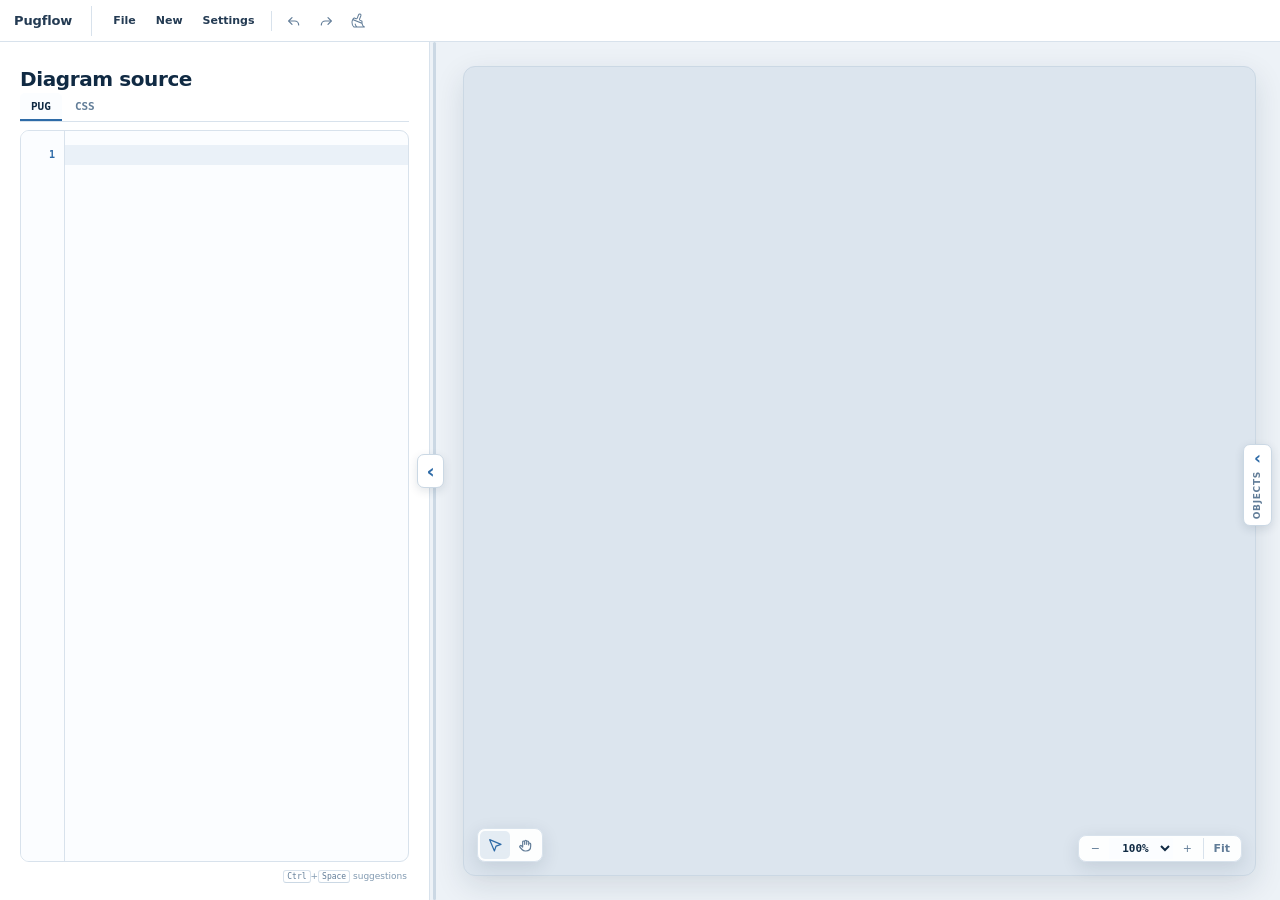
<file: src/pugflow/web/index.html>
<!doctype html>
<html lang="en">
  <head>
    <meta charset="UTF-8" />
    <meta name="viewport" content="width=device-width, initial-scale=1.0" />
    <meta name="description" content="Build source-first flow diagrams from indented text." />
    <link rel="icon" href="data:," />
    <title>Pugflow</title>
    <link rel="stylesheet" href="pugflow.css" />
    <link rel="stylesheet" href="styles.css" />
  </head>
  <body>
    <header class="app-toolbar">
      <details class="toolbar-menu about-menu">
        <summary>Pugflow</summary>
        <div class="toolbar-popover">
          <strong>ABOUT</strong>
          <p class="about-version">Version <span>2026.38</span></p>
          <span class="menu-separator"></span>
          <a href="https://github.com/briday1/pugflow" target="_blank" rel="noopener">Git repository</a>
          <a href="https://pypi.org/project/pugflow/" target="_blank" rel="noopener">PyPI package</a>
          <a href="docs.html" target="_blank" rel="noopener">Open Documentation</a>
        </div>
      </details>
      <nav class="global-actions" aria-label="Application menu">
        <details class="toolbar-menu file-menu">
          <summary>File</summary>
          <div class="toolbar-popover">
            <strong>SOURCE</strong>
            <button id="new-pug" type="button">New Pug</button>
            <button id="new-css" type="button">New CSS</button>
            <button id="load-source" type="button">Open Pug/CSS…</button>
            <button id="save-source" type="button">Save</button>
            <button id="save-source-as" type="button">Save As…</button>
            <span class="menu-separator"></span>
            <strong>DIAGRAM</strong>
            <button id="open-copy-export" type="button">Copy image…</button>
            <button id="open-save-export" type="button">Save image…</button>
          </div>
        </details>
        <details class="toolbar-menu new-menu">
          <summary>New</summary>
          <div class="toolbar-popover"><button id="add-diagram" type="button">Graph</button><button id="add-node" type="button">Node</button><button id="add-image" type="button">Image</button><button id="add-flow" type="button">Flow</button></div>
        </details>
        <details class="toolbar-menu settings-menu">
          <summary>Settings</summary>
          <div class="toolbar-popover">
            <button class="theme-toggle" id="theme" type="button" aria-label="Toggle light and dark theme" title="Theme follows your system until toggled"><span class="theme-sun" aria-hidden="true"><svg viewBox="0 0 24 24"><circle cx="12" cy="12" r="4"></circle><path d="M12 2v2M12 20v2M4.93 4.93l1.42 1.42M17.65 17.65l1.42 1.42M2 12h2M20 12h2M4.93 19.07l1.42-1.42M17.65 6.35l1.42-1.42"></path></svg></span><span class="theme-moon" aria-hidden="true"><svg viewBox="0 0 24 24"><path d="M20.5 14.1A8.5 8.5 0 0 1 9.9 3.5 8.5 8.5 0 1 0 20.5 14.1Z"></path></svg></span><span>Theme</span><small id="theme-value">System</small></button>
            <label class="vim-toggle menu-setting"><span>Vim mode</span><input id="vim-mode" type="checkbox" role="switch" /></label>
          </div>
        </details>
        <span class="toolbar-divider" aria-hidden="true"></span>
        <button class="icon-tool" id="undo-canvas" type="button" aria-label="Undo" title="Undo"><svg viewBox="0 0 24 24" aria-hidden="true"><path d="M9 7 4 12l5 5"></path><path d="M5 12h8a6 6 0 0 1 6 6"></path></svg></button>
        <button class="icon-tool" id="redo-canvas" type="button" aria-label="Redo" title="Redo"><svg viewBox="0 0 24 24" aria-hidden="true"><path d="m15 7 5 5-5 5"></path><path d="M19 12h-8a6 6 0 0 0-6 6"></path></svg></button>
        <button class="icon-tool" id="cleanup-diagram" type="button" aria-label="Clean up diagram" title="Align connected flow nodes and collapse bends without changing connector faces"><svg viewBox="0 0 256 256" aria-hidden="true"><path d="M235.5,216.81c-22.56-11-35.5-34.58-35.5-64.8V134.73a15.94,15.94,0,0,0-10.09-14.87L165,110a8,8,0,0,1-4.48-10.34l21.32-53a28,28,0,0,0-16.1-37,28.14,28.14,0,0,0-35.82,16,.61.61,0,0,0,0,.12L108.9,79a8,8,0,0,1-10.37,4.49L73.11,73.14A15.89,15.89,0,0,0,55.74,76.8C34.68,98.45,24,123.75,24,152a111.45,111.45,0,0,0,31.18,77.53A8,8,0,0,0,61,232H232a8,8,0,0,0,3.5-15.19ZM67.14,88l25.41,10.3a24,24,0,0,0,31.23-13.45l21-53c2.56-6.11,9.47-9.27,15.43-7a12,12,0,0,1,6.88,15.92L145.69,93.76a24,24,0,0,0,13.43,31.14L184,134.73V152c0,.33,0,.66,0,1L55.77,101.71A108.84,108.84,0,0,1,67.14,88Zm48,128a87.53,87.53,0,0,1-24.34-42,8,8,0,0,0-15.49,4,105.16,105.16,0,0,0,18.36,38H64.44A95.54,95.54,0,0,1,40,152a85.9,85.9,0,0,1,7.73-36.29l137.8,55.12c3,18,10.56,33.48,21.89,45.16Z"></path></svg></button>
      </nav>
      <input id="source-file" type="file" accept=".pug,.css,text/plain,text/css" multiple hidden />
      <input id="node-image-file" type="file" accept="image/*" hidden />
    </header>

    <main class="layers-collapsed">
      <aside id="source-panel" aria-label="Diagram source">
        <div class="panel-title"><h1>Diagram source</h1></div>
        <div class="source-tabs" role="tablist" aria-label="Source documents"><button class="active" data-source-tab="pug" role="tab" aria-selected="true">PUG</button><button data-source-tab="css" role="tab" aria-selected="false">CSS</button></div>
        <div class="editor-shell">
          <div class="current-line" id="current-line" aria-hidden="true"></div>
          <div class="line-numbers" id="line-numbers" aria-hidden="true"></div>
          <div class="vim-block-cursor" id="vim-block-cursor" aria-hidden="true" hidden></div>
          <div id="source" role="textbox" aria-label="Diagram source" aria-describedby="editor-hint" aria-multiline="true" contenteditable="plaintext-only" autocapitalize="off" spellcheck="false"></div>
          <div class="completion-menu" id="completion-menu" role="listbox" aria-label="Source completions" hidden></div>
        </div>
        <div class="editor-hint" id="editor-hint"><p class="status" id="status" role="status"></p><span class="editor-hint-actions"><span class="completion-hint"><kbd>Ctrl</kbd>+<kbd>Space</kbd> suggestions</span><strong id="vim-status" hidden></strong></span></div>
      </aside>

      <button class="source-toggle panel-toggle" id="toggle-source" type="button" aria-controls="source-panel" aria-expanded="true" aria-label="Hide source panel" title="Hide source panel"><span class="toggle-arrow" aria-hidden="true">‹</span><span class="toggle-label">Source</span></button>

      <div class="panel-resizer" id="panel-resizer" role="separator" aria-label="Resize source panel" aria-controls="source-panel" aria-orientation="vertical" tabindex="0"></div>

      <section class="preview" aria-label="Diagram canvas">
        <div class="canvas-shell" tabindex="0" title="Mouse wheel to zoom; two-finger touchpad gesture to pan"><div id="diagram"></div><div class="canvas-toast" id="canvas-toast" role="status" aria-live="polite"></div><section class="canvas-inspector" id="canvas-inspector" hidden><div class="inspector-drag-handle">Properties</div><div id="inspector-content"></div><div class="inspector-footer"><button id="save-reusable-style" class="inspector-preset-bar" type="button" hidden>Save as preset</button><div class="inspector-footer-row"><button id="delete-selection" class="danger" type="button">Delete</button><button id="close-inspector" type="button">Close</button></div></div></section><aside class="inspector-sidecar" id="inspector-sidecar" hidden aria-label="Detailed settings"><div class="sidecar-header"><span id="sidecar-title">Settings</span><button id="sidecar-close" type="button" aria-label="Close settings">×</button></div><div class="sidecar-content" id="sidecar-content"></div><span class="sidecar-pointer" id="sidecar-pointer" aria-hidden="true"></span></aside></div>
        <div class="zoom-controls canvas-zoom-controls" aria-label="Canvas zoom"><button id="zoom-out" type="button" title="Zoom out">−</button><select id="canvas-zoom" aria-label="Canvas zoom"><option value="50">50%</option><option value="75">75%</option><option value="100" selected>100%</option><option value="125">125%</option><option value="150">150%</option><option value="200">200%</option></select><button id="zoom-in" type="button" title="Zoom in">+</button><button id="zoom-fit" type="button">Fit</button></div>
        <div class="zoom-controls canvas-mode-controls" aria-label="Canvas mode"><button id="mode-select" type="button" class="mode-active" aria-label="Select mode" aria-pressed="true" title="Select mode — click and drag elements (V)"><svg viewBox="0 0 24 24" aria-hidden="true"><path d="m4 4 7.1 17 2.5-7.4L21 11.1 4 4Z"></path></svg></button><button id="mode-pan" type="button" aria-label="Pan mode" aria-pressed="false" title="Pan mode — drag to move around the canvas (H)"><svg viewBox="0 0 24 24" aria-hidden="true"><path d="M8.5 11V7.5a1.5 1.5 0 0 1 3 0V11 6.5a1.5 1.5 0 0 1 3 0V11 7.5a1.5 1.5 0 0 1 3 0V12 10.5a1.5 1.5 0 0 1 3 0V14c0 4.1-2.9 7-7 7h-1.2a6 6 0 0 1-4.4-1.9L4.4 15.4a1.6 1.6 0 0 1 2.3-2.2L8.5 15v-4Z"></path></svg></button></div>
      </section>

      <div class="graph-panel-resizer" id="graph-panel-resizer" role="separator" aria-label="Resize objects panel" aria-controls="layers-panel" aria-orientation="vertical" tabindex="0"></div>

      <button class="layers-toggle panel-toggle" id="toggle-layers" type="button" aria-controls="layers-panel" aria-expanded="false" aria-label="Show objects panel" title="Show objects panel"><span class="toggle-arrow" aria-hidden="true">‹</span><span class="toggle-label">Objects</span></button>

      <aside class="layers-panel" id="layers-panel" aria-label="Objects">
        <div class="layers-title"><div><small>CANVAS STRUCTURE</small><h2>Objects</h2></div></div>
        <details class="graph-browser-section graph-ordering" open>
          <summary>Graphs <small id="graph-count">0</small></summary>
          <div class="layers-list" id="layers-list" role="list" aria-label="Graph stacking order"></div>
        </details>
        <section class="graph-browser">
          <label>Graph<select id="graph-browser-select" aria-label="Choose graph"></select></label>
          <details class="graph-browser-section" open><summary>Nodes and images <small id="graph-node-count">0</small></summary><div class="graph-item-list" id="graph-nodes-list" role="list" aria-label="Nodes and images in selected graph"></div></details>
          <details class="graph-browser-section" open><summary>Flows <small id="graph-flow-count">0</small></summary><div class="graph-item-list" id="graph-flows-list" role="list" aria-label="Flows associated with selected graph"></div></details>
        </section>
      </aside>
    </main>
    <dialog id="graph-builder">
      <form method="dialog" id="graph-builder-form">
        <div class="dialog-title"><div><small>CANVAS BUILDER</small><h2 id="graph-builder-title">Add flow node</h2></div></div>
        <p id="graph-builder-help">Create a node and its relationship together.</p>
        <div class="builder-grid">
          <div class="flow-endpoints relationship-only">
            <section class="flow-endpoint">
              <label class="connected-source-choice"><span id="builder-from-graph-label">From graph</span><select id="builder-from-graph"></select></label>
              <fieldset class="flow-only connected-source-choice"><legend>From Object</legend><div id="builder-sources" class="node-choice-list" role="listbox" aria-label="From object"></div></fieldset>
              <div class="connected-node-only connected-node-summary"><label>Connected node<input id="builder-connected-node" readonly></label><label>Face<input id="builder-connected-face" readonly></label></div>
              <label class="flow-only existing-flow-only">From direction<select id="builder-from-direction"><option>right</option><option>left</option><option>down</option><option>up</option></select></label>
            </section>
            <section class="flow-endpoint flow-only existing-target-only">
              <label>To graph<select id="builder-to-graph"></select></label>
              <fieldset><legend>To Object</legend><div id="builder-targets" class="node-choice-list" role="listbox" aria-label="To object"></div></fieldset>
              <label>To direction<select id="builder-to-direction"><option>right</option><option>left</option><option>down</option><option>up</option></select></label>
            </section>
          </div>
          <label class="connected-node-only">Flow direction<select id="builder-flow-direction"><option value="to">To new node</option><option value="from">From new node</option></select></label>
          <label class="connected-node-only">New node graph<select id="builder-new-node-graph"></select></label>
          <label class="new-target-only">Node type<select id="builder-node-type"></select></label>
          <label class="relationship-only">Flow type<select id="builder-line-type"><option value="">Default flow</option></select></label>
          <label class="diagram-only">Graph ID<input id="builder-diagram-id" pattern="[A-Za-z][A-Za-z0-9_-]*"></label>
          <label class="diagram-only">Graph label<input id="builder-diagram-label" placeholder="Optional group title"></label>
          <label class="diagram-only">Placement<select id="builder-diagram-placement"><option>below</option><option>right</option><option>left</option><option>above</option></select></label>
          <label class="diagram-only">Relative to<select id="builder-diagram-relative-to"></select></label>
          <label class="diagram-only">Graph fill<input id="builder-diagram-fill" placeholder="transparent or CSS color"></label>
          <label class="diagram-only">Graph outline<input id="builder-diagram-outline" placeholder="transparent or CSS color"></label>
          <label class="new-target-only">ID<input id="builder-id" required pattern="[A-Za-z][A-Za-z0-9_-]*"></label>
          <label class="new-target-only">Label<input id="builder-label" placeholder="Optional visible text"></label>
        </div>
        <p class="dialog-error" id="builder-error" role="alert"></p>
        <div class="dialog-actions"><button value="cancel">Cancel</button><button class="primary" id="builder-submit" value="default">Create node</button></div>
      </form>
    </dialog>
    <dialog id="annotation-builder">
      <form method="dialog" id="annotation-builder-form">
        <div class="dialog-title"><div><small>CANVAS BUILDER</small><h2>Add annotation</h2></div></div>
        <p class="dialog-help" id="annotation-builder-help">Add another annotation to the selected node.</p>
        <div class="builder-grid">
          <label id="annotation-builder-position-row">Position<select id="annotation-builder-position"><option value="above">Above</option><option value="below">Below</option></select></label>
          <label>Type<select id="annotation-builder-type"><option value="">Default annotation</option></select></label>
          <label class="builder-wide">Text<textarea id="annotation-builder-text" rows="3" required>Annotation</textarea></label>
          <label>Color<input id="annotation-builder-color" placeholder="Optional CSS color"></label>
          <label>Font size<input id="annotation-builder-font-size" type="number" min="1" placeholder="12"></label>
          <label>Font family<input id="annotation-builder-font-family" placeholder="Optional"></label>
          <label>Weight<select id="annotation-builder-font-weight"><option value="">Default</option><option>normal</option><option>500</option><option>600</option><option>bold</option></select></label>
          <label>Style<select id="annotation-builder-font-style"><option value="">Default</option><option>normal</option><option>italic</option><option>oblique</option></select></label>
          <label>Decoration<select id="annotation-builder-decoration"><option value="">Default</option><option>none</option><option>underline</option><option>line-through</option><option>overline</option></select></label>
          <label>Text border<input id="annotation-builder-text-outline" placeholder="Optional CSS color"></label>
          <label>Border width<input id="annotation-builder-text-outline-width" type="number" min="0" step="0.5" placeholder="0"></label>
        </div>
        <p class="dialog-error" id="annotation-builder-error" role="alert"></p>
        <div class="dialog-actions"><button value="cancel">Cancel</button><button class="primary" value="default">Add Annotation</button></div>
      </form>
    </dialog>
    <dialog class="export-dialog" id="copy-export-dialog">
      <form class="export-form" method="dialog" id="copy-export-form">
        <div class="dialog-title"><div><small>EXPORT</small><h2>Copy diagram</h2></div></div>
        <p class="export-help">Choose what to copy and its format.</p>
        <div class="builder-grid">
          <label class="builder-wide">Content<select id="copy-export-target"></select></label>
          <label>Format<select id="copy-export-format"><option value="png">PNG image</option><option value="svg">SVG vector</option></select></label>
          <label id="copy-export-dpi-row">PNG resolution<select id="copy-export-dpi"><option value="96">96 DPI</option><option value="150">150 DPI</option><option value="300" selected>300 DPI</option><option value="600">600 DPI</option></select></label>
        </div>
        <div class="dialog-actions"><button value="cancel">Cancel</button><button class="primary" value="default">Copy</button></div>
      </form>
    </dialog>
    <dialog class="export-dialog" id="save-export-dialog">
      <form class="export-form" method="dialog" id="save-export-form">
        <div class="dialog-title"><div><small>EXPORT</small><h2>Save diagram</h2></div></div>
        <p class="export-help">Choose what to save and its format.</p>
        <div class="builder-grid">
          <label class="builder-wide">Content<select id="save-export-target"></select></label>
          <label>Format<select id="save-export-format"><option value="png">PNG image</option><option value="svg">SVG vector</option></select></label>
          <label id="save-export-dpi-row">PNG resolution<select id="save-export-dpi"><option value="96">96 DPI</option><option value="150">150 DPI</option><option value="300" selected>300 DPI</option><option value="600">600 DPI</option></select></label>
        </div>
        <div class="dialog-actions"><button value="cancel">Cancel</button><button class="primary" value="default">Save</button></div>
      </form>
    </dialog>
    <dialog id="style-builder">
      <form method="dialog" id="style-builder-form">
        <div class="dialog-title"><div><small>CSS TYPE</small><h2>Save <span id="style-builder-kind">node</span> type</h2></div></div>
        <p class="style-builder-help">Capture the selected element’s appearance as a reusable CSS type.</p>
        <label class="style-builder-name">Type name<input id="style-builder-name" required pattern="[A-Za-z][A-Za-z0-9_-]*"></label>
        <label class="style-builder-properties">Properties<textarea id="style-builder-preview" rows="9" readonly spellcheck="false"></textarea></label>
        <p class="dialog-error" id="style-builder-error" role="alert"></p>
        <div class="dialog-actions"><button value="cancel">Cancel</button><button class="primary" value="default">Save</button></div>
      </form>
    </dialog>
    <div class="color-picker-popup" id="color-picker-popup" role="dialog" aria-label="Choose color" hidden>
      <div class="color-picker-heading"><span id="color-picker-preview" aria-hidden="true"></span><strong>Color</strong><output id="color-picker-summary">H 0° · S 0% · V 0%</output></div>
      <div class="color-picker-surface-wrap"><canvas id="color-picker-saturation" width="260" height="180" tabindex="0" role="slider" aria-label="Saturation and value" aria-valuetext="Saturation 0%, value 0%"></canvas><span id="color-picker-marker" aria-hidden="true"></span></div>
      <label class="color-picker-hue"><span>Hue</span><input id="color-picker-hue" type="range" min="0" max="359" value="0" aria-label="Hue"></label>
      <label class="color-picker-alpha"><span>Opacity</span><input id="color-picker-alpha" type="range" min="0" max="100" value="100" aria-label="Opacity"><output id="color-picker-alpha-value">100%</output></label>
      <div class="color-picker-hsv">
        <label><span>H</span><input id="color-picker-h" type="number" min="0" max="359" step="1" aria-label="Hue degrees"></label>
        <label><span>S</span><input id="color-picker-s" type="number" min="0" max="100" step="1" aria-label="Saturation percent"></label>
        <label><span>V</span><input id="color-picker-v" type="number" min="0" max="100" step="1" aria-label="Value percent"></label>
      </div>
      <div class="color-picker-actions"><input id="color-picker-value" spellcheck="false" aria-label="Hex color, optionally with alpha" maxlength="9"></div>
    </div>
    <script>window.MathJax = { svg: { fontCache: "none" }, startup: { typeset: false } };</script>
    <script type="module">const appReady = import("./app.mjs"); const script = document.createElement("script"); script.src = "vendor/mathjax/tex-svg-full.js"; script.onload = async () => { await window.MathJax.startup.promise; await appReady; window.dispatchEvent(new Event("pugflow-math-ready")); }; script.onerror = () => console.error("The bundled math renderer could not be loaded."); document.head.append(script);</script>
  </body>
</html>
</file>
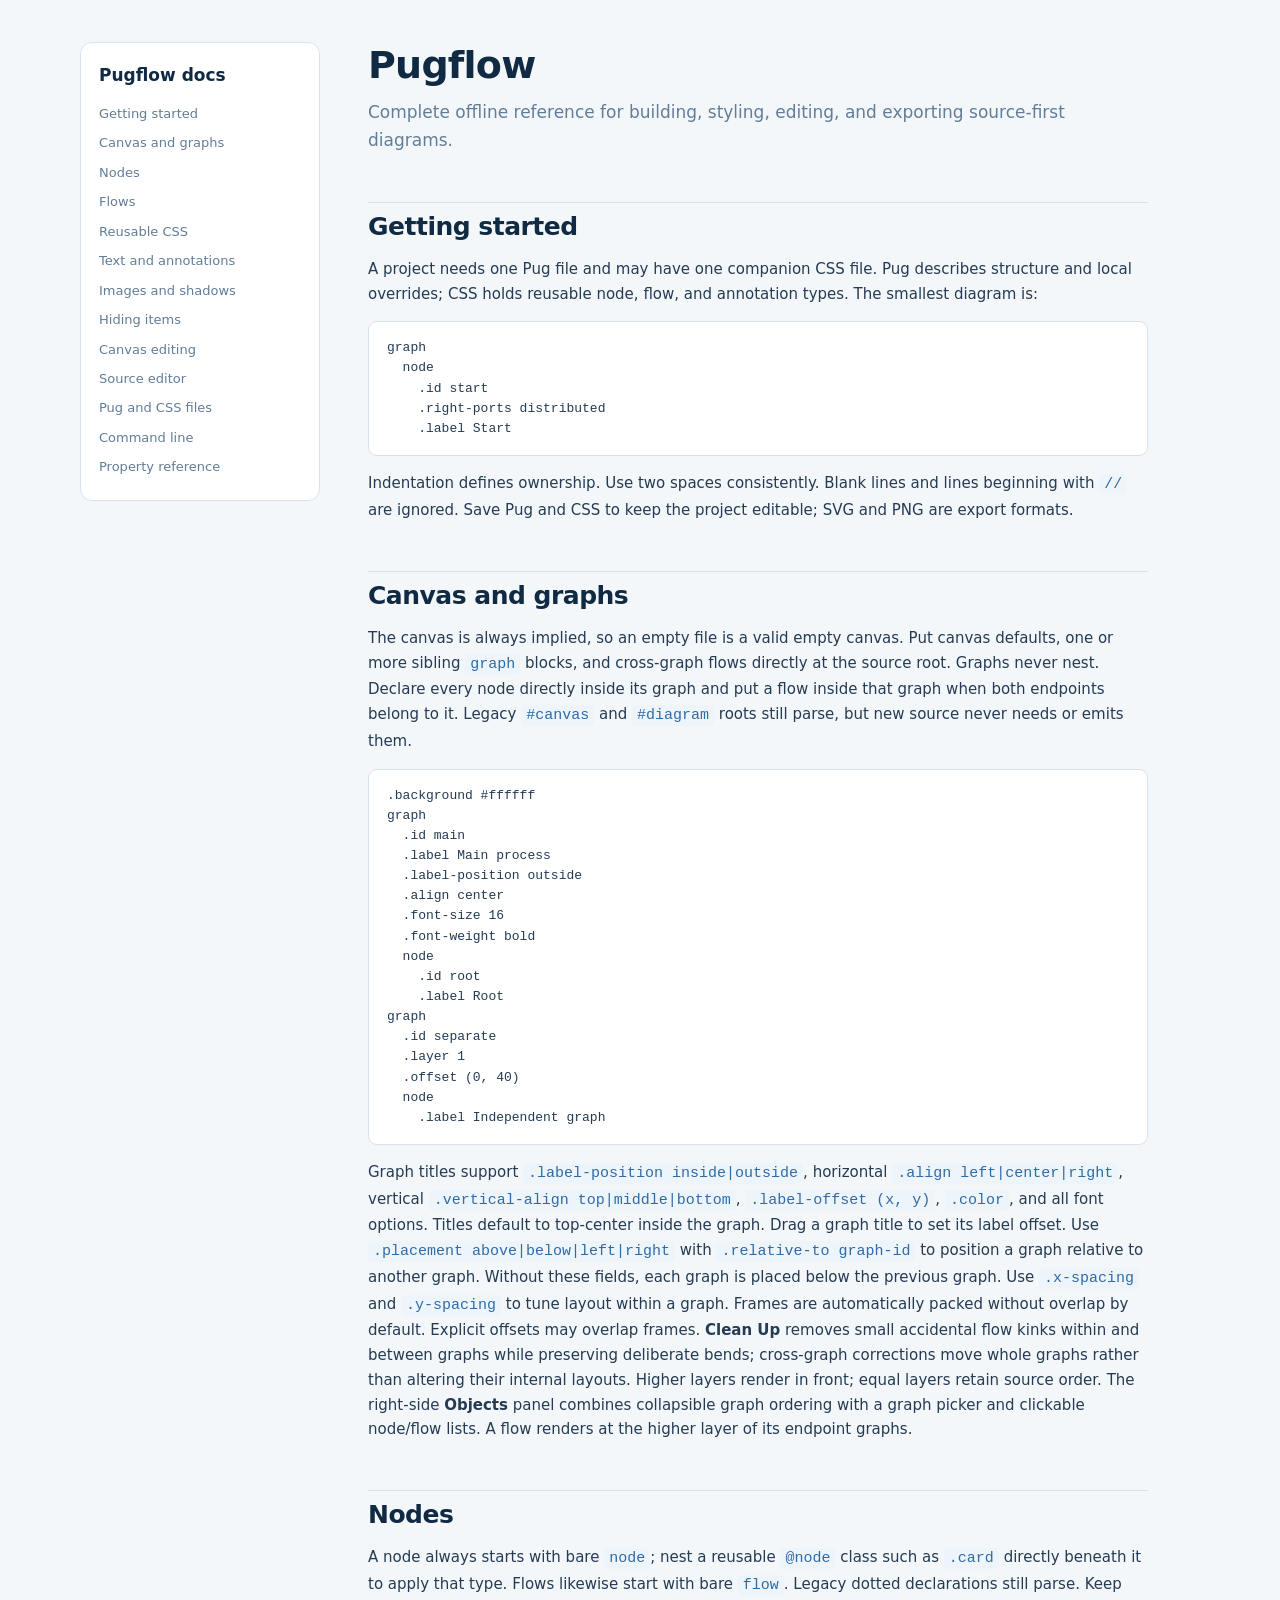
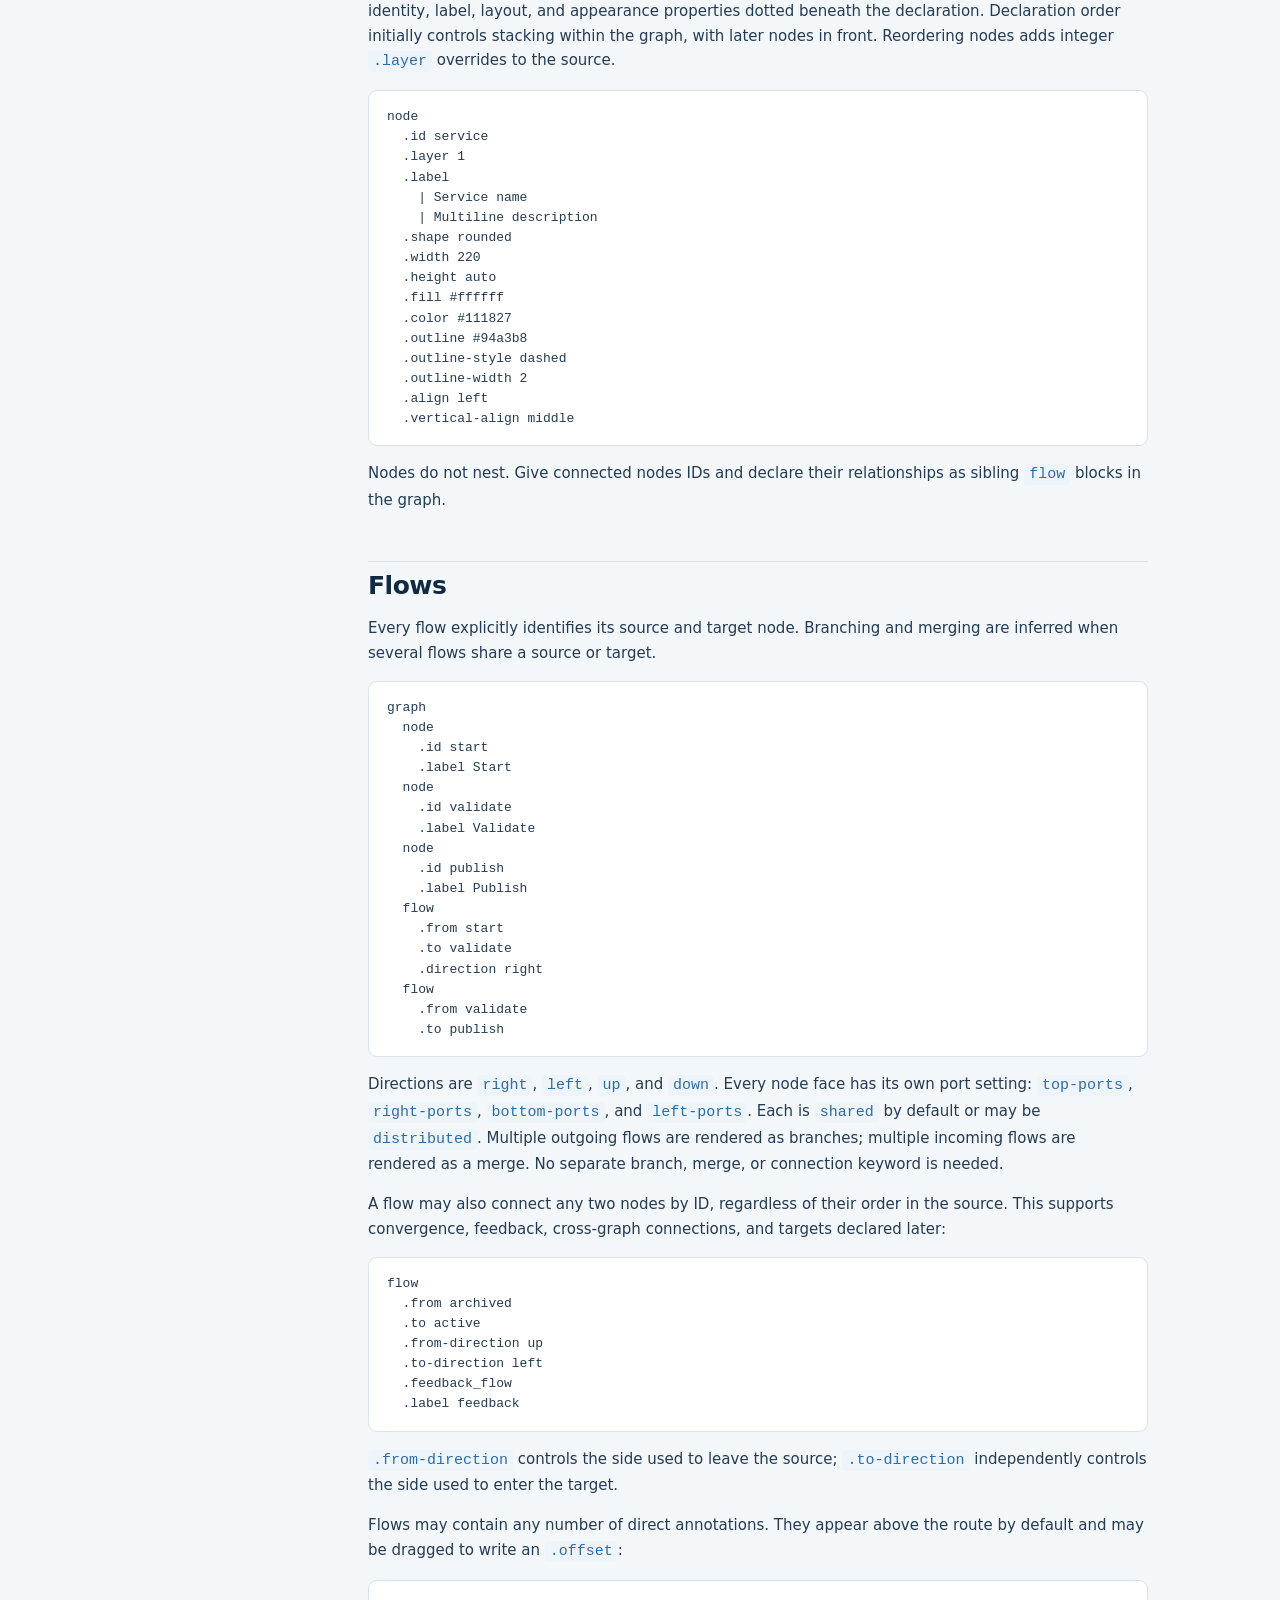
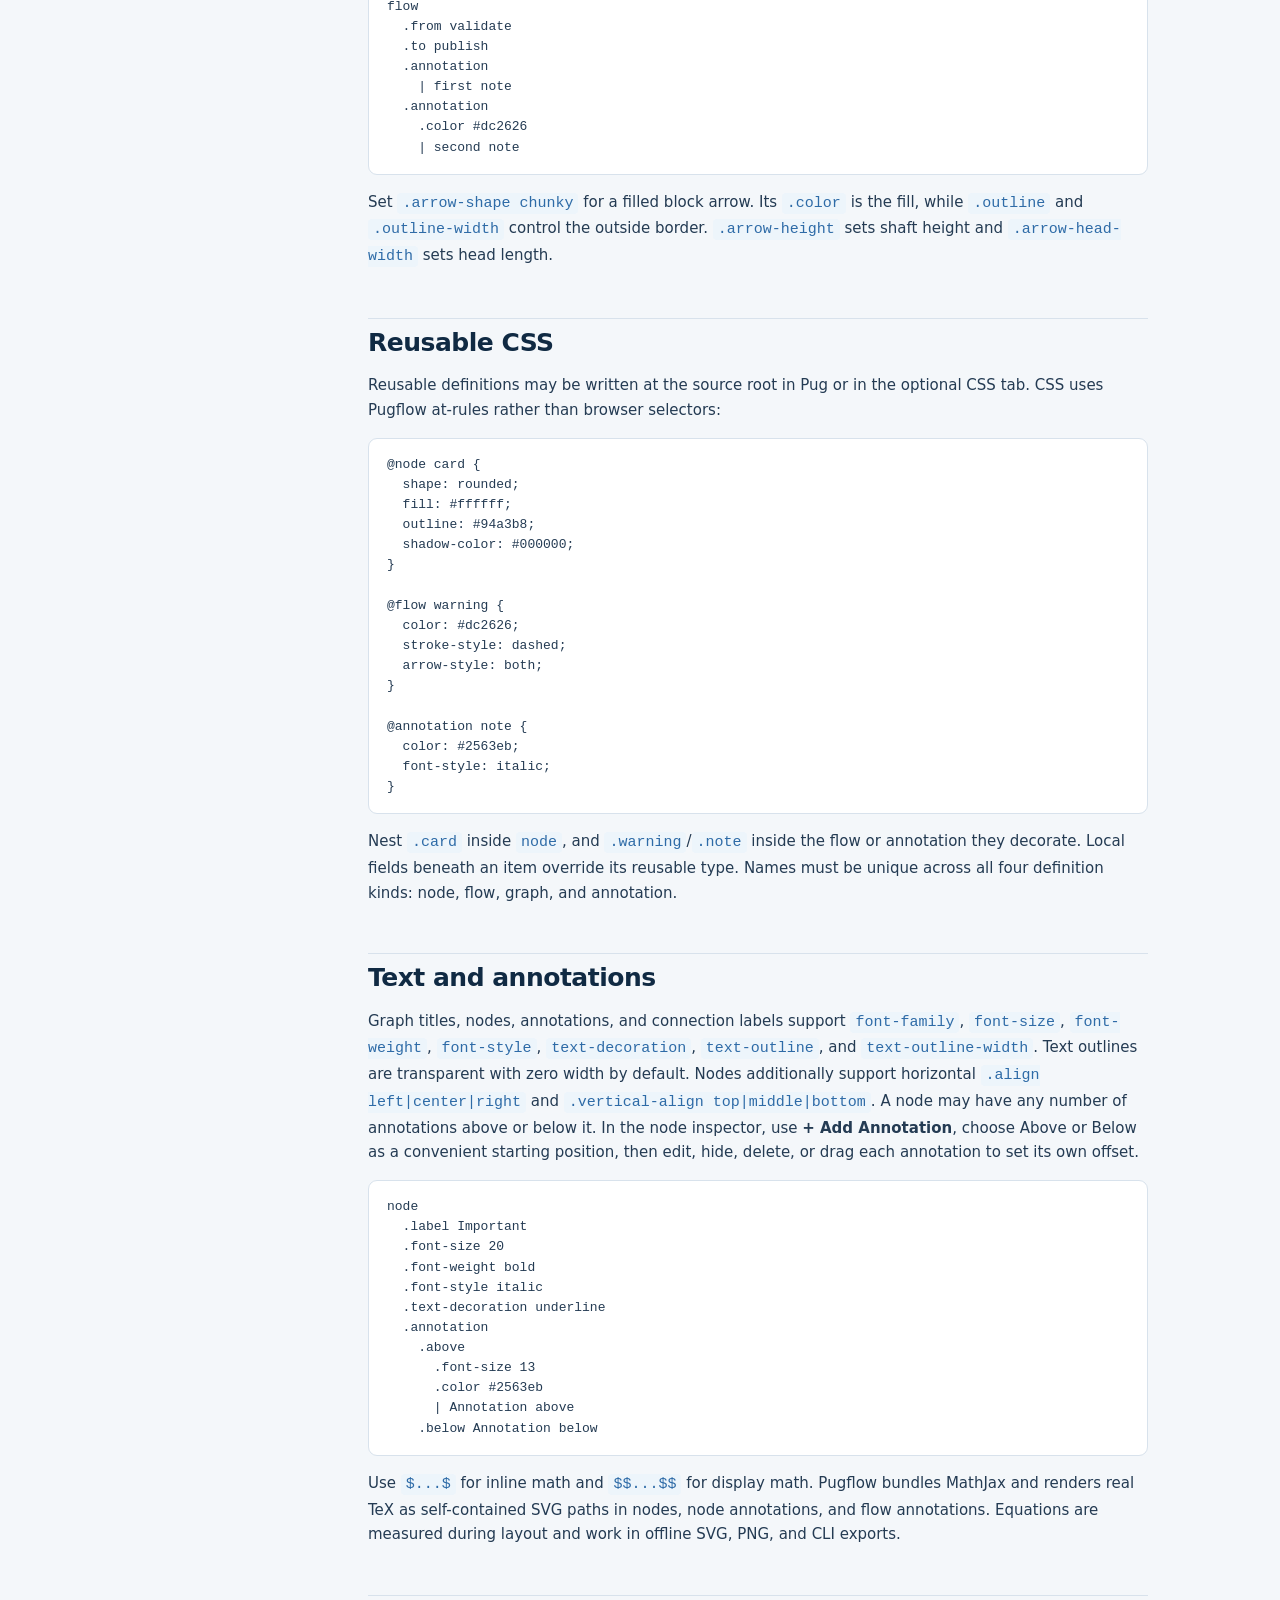
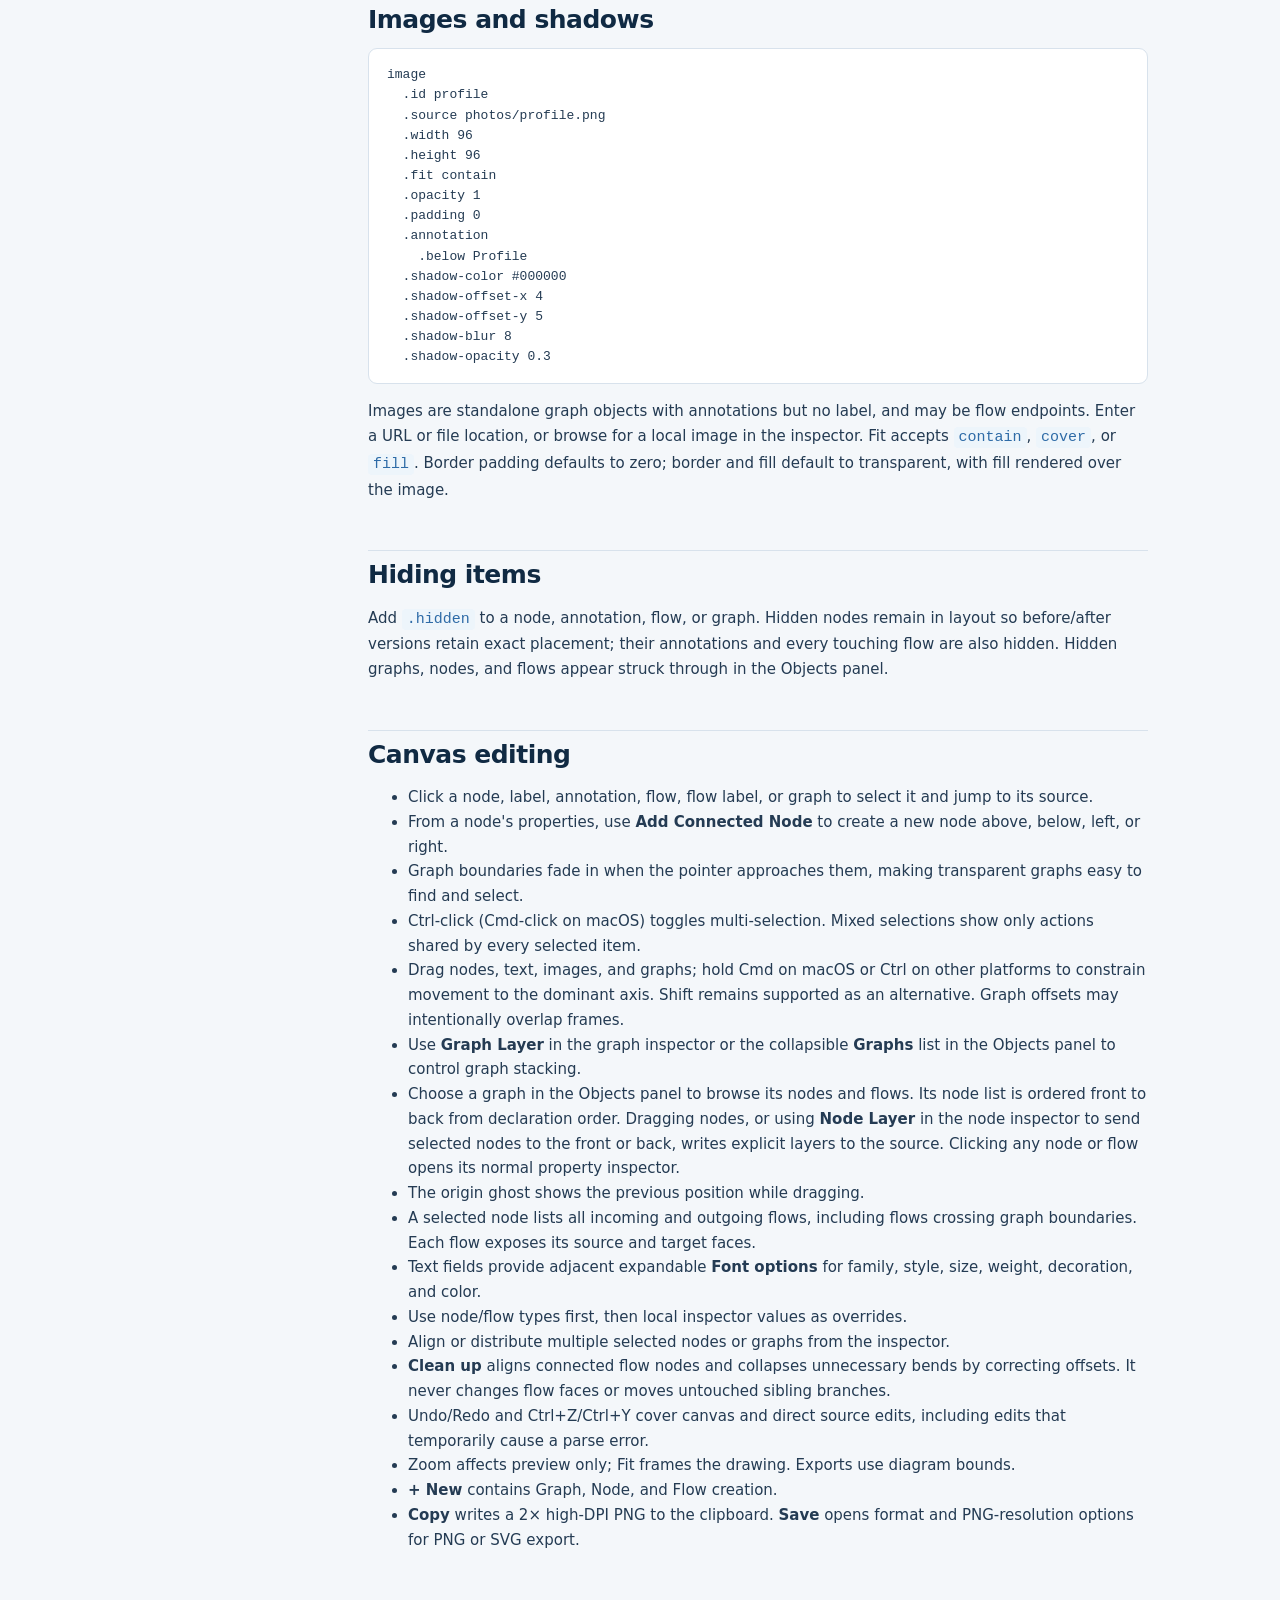
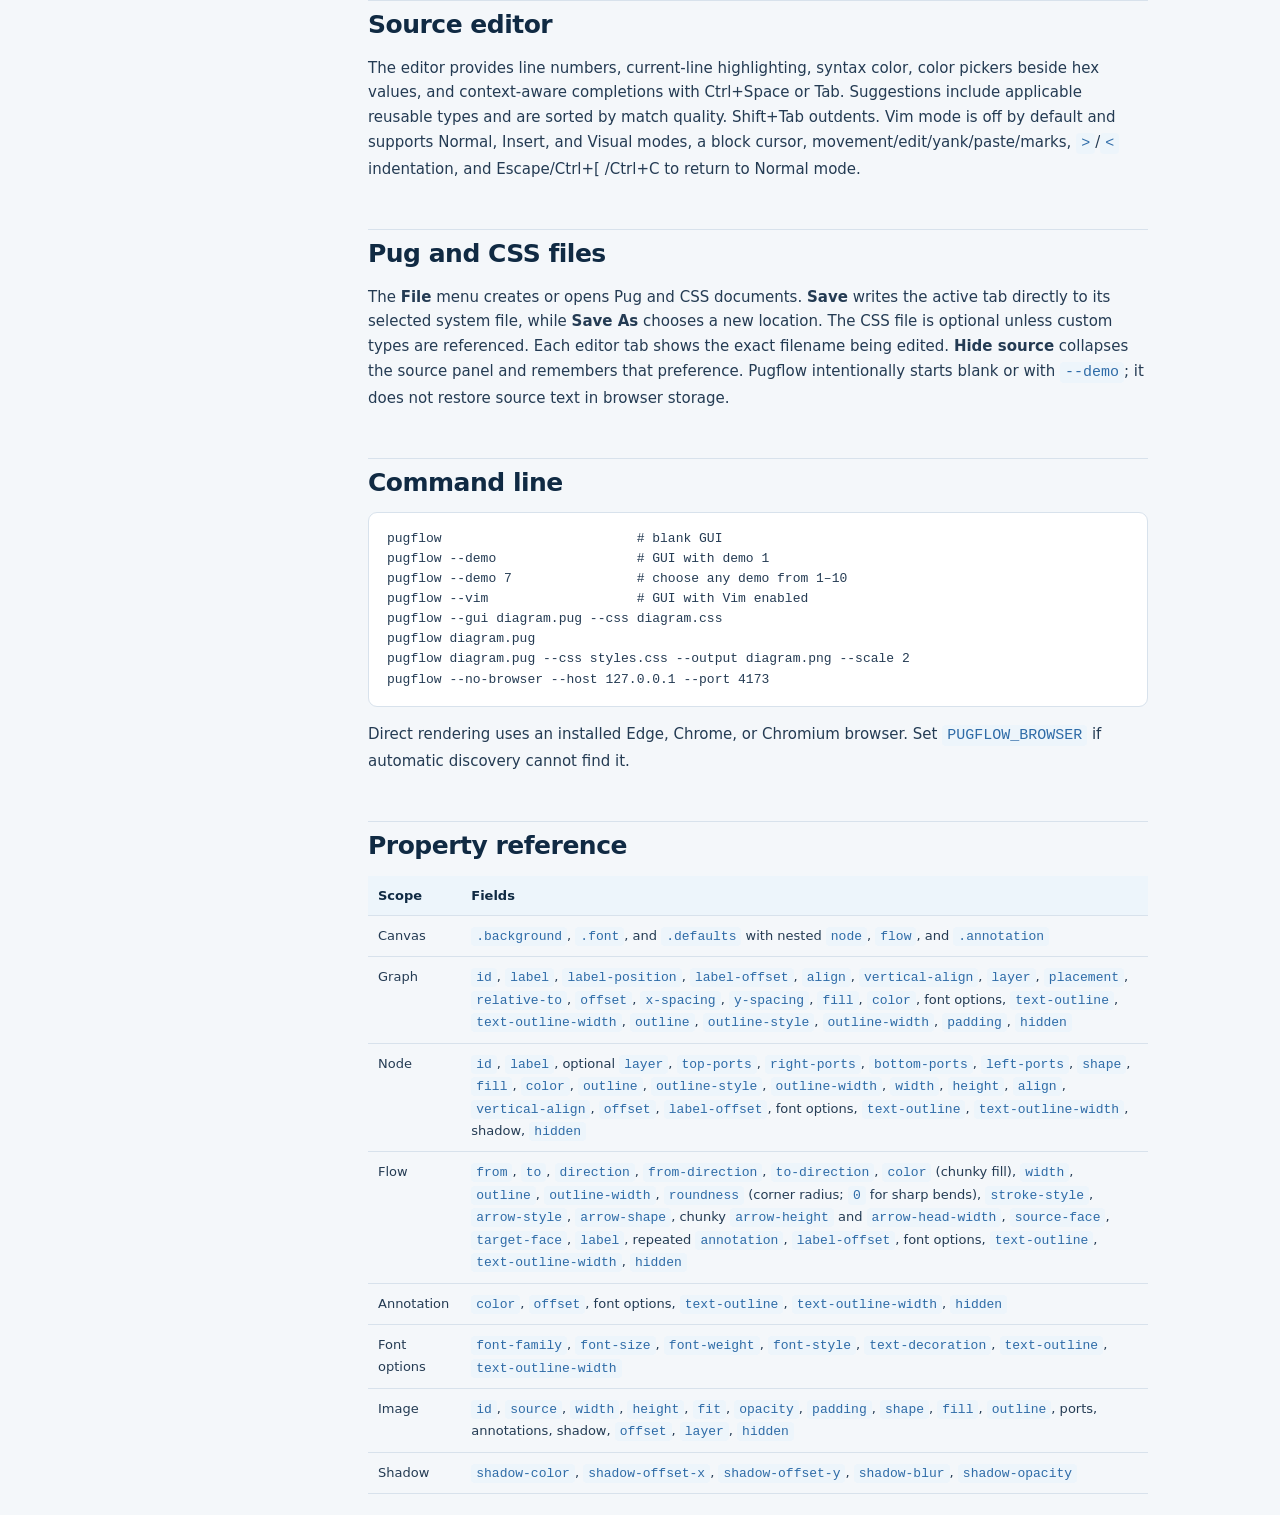
<file: src/pugflow/web/docs.html>
<!doctype html>
<html lang="en"><head><meta charset="UTF-8"><meta name="viewport" content="width=device-width,initial-scale=1"><meta name="description" content="Complete offline Pugflow documentation"><link rel="icon" href="data:,"><link rel="stylesheet" href="docs.css"><title>Pugflow documentation</title></head>
<body><div class="layout">
<nav><strong>Pugflow docs</strong><a href="#start">Getting started</a><a href="#structure">Canvas and graphs</a><a href="#nodes">Nodes</a><a href="#flows">Flows</a><a href="#styles">Reusable CSS</a><a href="#text">Text and annotations</a><a href="#images">Images and shadows</a><a href="#hidden">Hiding items</a><a href="#canvas-ui">Canvas editing</a><a href="#editor">Source editor</a><a href="#files">Pug and CSS files</a><a href="#cli">Command line</a><a href="#reference">Property reference</a></nav>
<main>
<h1>Pugflow</h1><p class="lede">Complete offline reference for building, styling, editing, and exporting source-first diagrams.</p>

<h2 id="start">Getting started</h2><p>A project needs one Pug file and may have one companion CSS file. Pug describes structure and local overrides; CSS holds reusable node, flow, and annotation types. The smallest diagram is:</p>
<pre><code>graph
  node
    .id start
    .right-ports distributed
    .label Start</code></pre>
<p>Indentation defines ownership. Use two spaces consistently. Blank lines and lines beginning with <code>//</code> are ignored. Save Pug and CSS to keep the project editable; SVG and PNG are export formats.</p>

<h2 id="structure">Canvas and graphs</h2><p>The canvas is always implied, so an empty file is a valid empty canvas. Put canvas defaults, one or more sibling <code>graph</code> blocks, and cross-graph flows directly at the source root. Graphs never nest. Declare every node directly inside its graph and put a flow inside that graph when both endpoints belong to it. Legacy <code>#canvas</code> and <code>#diagram</code> roots still parse, but new source never needs or emits them.</p>
<pre><code>.background #ffffff
graph
  .id main
  .label Main process
  .label-position outside
  .align center
  .font-size 16
  .font-weight bold
  node
    .id root
    .label Root
graph
  .id separate
  .layer 1
  .offset (0, 40)
  node
    .label Independent graph</code></pre>
<p>Graph titles support <code>.label-position inside|outside</code>, horizontal <code>.align left|center|right</code>, vertical <code>.vertical-align top|middle|bottom</code>, <code>.label-offset (x, y)</code>, <code>.color</code>, and all font options. Titles default to top-center inside the graph. Drag a graph title to set its label offset. Use <code>.placement above|below|left|right</code> with <code>.relative-to graph-id</code> to position a graph relative to another graph. Without these fields, each graph is placed below the previous graph. Use <code>.x-spacing</code> and <code>.y-spacing</code> to tune layout within a graph. Frames are automatically packed without overlap by default. Explicit offsets may overlap frames. <strong>Clean Up</strong> removes small accidental flow kinks within and between graphs while preserving deliberate bends; cross-graph corrections move whole graphs rather than altering their internal layouts. Higher layers render in front; equal layers retain source order. The right-side <strong>Objects</strong> panel combines collapsible graph ordering with a graph picker and clickable node/flow lists. A flow renders at the higher layer of its endpoint graphs.</p>

<h2 id="nodes">Nodes</h2><p>A node always starts with bare <code>node</code>; nest a reusable <code>@node</code> class such as <code>.card</code> directly beneath it to apply that type. Flows likewise start with bare <code>flow</code>. Legacy dotted declarations still parse. Keep identity, label, layout, and appearance properties dotted beneath the declaration. Declaration order initially controls stacking within the graph, with later nodes in front. Reordering nodes adds integer <code>.layer</code> overrides to the source.</p>
<pre><code>node
  .id service
  .layer 1
  .label
    | Service name
    | Multiline description
  .shape rounded
  .width 220
  .height auto
  .fill #ffffff
  .color #111827
  .outline #94a3b8
  .outline-style dashed
  .outline-width 2
  .align left
  .vertical-align middle</code></pre>
<p>Nodes do not nest. Give connected nodes IDs and declare their relationships as sibling <code>flow</code> blocks in the graph.</p>

<h2 id="flows">Flows</h2><p>Every flow explicitly identifies its source and target node. Branching and merging are inferred when several flows share a source or target.</p>
<pre><code>graph
  node
    .id start
    .label Start
  node
    .id validate
    .label Validate
  node
    .id publish
    .label Publish
  flow
    .from start
    .to validate
    .direction right
  flow
    .from validate
    .to publish</code></pre>
<p>Directions are <code>right</code>, <code>left</code>, <code>up</code>, and <code>down</code>. Every node face has its own port setting: <code>top-ports</code>, <code>right-ports</code>, <code>bottom-ports</code>, and <code>left-ports</code>. Each is <code>shared</code> by default or may be <code>distributed</code>. Multiple outgoing flows are rendered as branches; multiple incoming flows are rendered as a merge. No separate branch, merge, or connection keyword is needed.</p>
<p>A flow may also connect any two nodes by ID, regardless of their order in the source. This supports convergence, feedback, cross-graph connections, and targets declared later:</p>
<pre><code>flow
  .from archived
  .to active
  .from-direction up
  .to-direction left
  .feedback_flow
  .label feedback</code></pre>
<p><code>.from-direction</code> controls the side used to leave the source; <code>.to-direction</code> independently controls the side used to enter the target.</p>
<p>Flows may contain any number of direct annotations. They appear above the route by default and may be dragged to write an <code>.offset</code>:</p>
<pre><code>flow
  .from validate
  .to publish
  .annotation
    | first note
  .annotation
    .color #dc2626
    | second note</code></pre>
<p>Set <code>.arrow-shape chunky</code> for a filled block arrow. Its <code>.color</code> is the fill, while <code>.outline</code> and <code>.outline-width</code> control the outside border. <code>.arrow-height</code> sets shaft height and <code>.arrow-head-width</code> sets head length.</p>

<h2 id="styles">Reusable CSS</h2><p>Reusable definitions may be written at the source root in Pug or in the optional CSS tab. CSS uses Pugflow at-rules rather than browser selectors:</p>
<pre><code>@node card {
  shape: rounded;
  fill: #ffffff;
  outline: #94a3b8;
  shadow-color: #000000;
}

@flow warning {
  color: #dc2626;
  stroke-style: dashed;
  arrow-style: both;
}

@annotation note {
  color: #2563eb;
  font-style: italic;
}</code></pre>
<p>Nest <code>.card</code> inside <code>node</code>, and <code>.warning</code>/<code>.note</code> inside the flow or annotation they decorate. Local fields beneath an item override its reusable type. Names must be unique across all four definition kinds: node, flow, graph, and annotation.</p>

<h2 id="text">Text and annotations</h2><p>Graph titles, nodes, annotations, and connection labels support <code>font-family</code>, <code>font-size</code>, <code>font-weight</code>, <code>font-style</code>, <code>text-decoration</code>, <code>text-outline</code>, and <code>text-outline-width</code>. Text outlines are transparent with zero width by default. Nodes additionally support horizontal <code>.align left|center|right</code> and <code>.vertical-align top|middle|bottom</code>. A node may have any number of annotations above or below it. In the node inspector, use <strong>+ Add Annotation</strong>, choose Above or Below as a convenient starting position, then edit, hide, delete, or drag each annotation to set its own offset.</p>
<pre><code>node
  .label Important
  .font-size 20
  .font-weight bold
  .font-style italic
  .text-decoration underline
  .annotation
    .above
      .font-size 13
      .color #2563eb
      | Annotation above
    .below Annotation below</code></pre>
<p>Use <code>$...$</code> for inline math and <code>$$...$$</code> for display math. Pugflow bundles MathJax and renders real TeX as self-contained SVG paths in nodes, node annotations, and flow annotations. Equations are measured during layout and work in offline SVG, PNG, and CLI exports.</p>

<h2 id="images">Images and shadows</h2><pre><code>image
  .id profile
  .source photos/profile.png
  .width 96
  .height 96
  .fit contain
  .opacity 1
  .padding 0
  .annotation
    .below Profile
  .shadow-color #000000
  .shadow-offset-x 4
  .shadow-offset-y 5
  .shadow-blur 8
  .shadow-opacity 0.3</code></pre>
<p>Images are standalone graph objects with annotations but no label, and may be flow endpoints. Enter a URL or file location, or browse for a local image in the inspector. Fit accepts <code>contain</code>, <code>cover</code>, or <code>fill</code>. Border padding defaults to zero; border and fill default to transparent, with fill rendered over the image.</p>

<h2 id="hidden">Hiding items</h2><p>Add <code>.hidden</code> to a node, annotation, flow, or graph. Hidden nodes remain in layout so before/after versions retain exact placement; their annotations and every touching flow are also hidden. Hidden graphs, nodes, and flows appear struck through in the Objects panel.</p>

<h2 id="canvas-ui">Canvas editing</h2><ul><li>Click a node, label, annotation, flow, flow label, or graph to select it and jump to its source.</li><li>From a node's properties, use <strong>Add Connected Node</strong> to create a new node above, below, left, or right.</li><li>Graph boundaries fade in when the pointer approaches them, making transparent graphs easy to find and select.</li><li>Ctrl-click (Cmd-click on macOS) toggles multi-selection. Mixed selections show only actions shared by every selected item.</li><li>Drag nodes, text, images, and graphs; hold Cmd on macOS or Ctrl on other platforms to constrain movement to the dominant axis. Shift remains supported as an alternative. Graph offsets may intentionally overlap frames.</li><li>Use <strong>Graph Layer</strong> in the graph inspector or the collapsible <strong>Graphs</strong> list in the Objects panel to control graph stacking.</li><li>Choose a graph in the Objects panel to browse its nodes and flows. Its node list is ordered front to back from declaration order. Dragging nodes, or using <strong>Node Layer</strong> in the node inspector to send selected nodes to the front or back, writes explicit layers to the source. Clicking any node or flow opens its normal property inspector.</li><li>The origin ghost shows the previous position while dragging.</li><li>A selected node lists all incoming and outgoing flows, including flows crossing graph boundaries. Each flow exposes its source and target faces.</li><li>Text fields provide adjacent expandable <strong>Font options</strong> for family, style, size, weight, decoration, and color.</li><li>Use node/flow types first, then local inspector values as overrides.</li><li>Align or distribute multiple selected nodes or graphs from the inspector.</li><li><strong>Clean up</strong> aligns connected flow nodes and collapses unnecessary bends by correcting offsets. It never changes flow faces or moves untouched sibling branches.</li><li>Undo/Redo and Ctrl+Z/Ctrl+Y cover canvas and direct source edits, including edits that temporarily cause a parse error.</li><li>Zoom affects preview only; Fit frames the drawing. Exports use diagram bounds.</li><li><strong>+ New</strong> contains Graph, Node, and Flow creation.</li><li><strong>Copy</strong> writes a 2× high-DPI PNG to the clipboard. <strong>Save</strong> opens format and PNG-resolution options for PNG or SVG export.</li></ul>

<h2 id="editor">Source editor</h2><p>The editor provides line numbers, current-line highlighting, syntax color, color pickers beside hex values, and context-aware completions with Ctrl+Space or Tab. Suggestions include applicable reusable types and are sorted by match quality. Shift+Tab outdents. Vim mode is off by default and supports Normal, Insert, and Visual modes, a block cursor, movement/edit/yank/paste/marks, <code>&gt;</code>/<code>&lt;</code> indentation, and Escape/Ctrl+[ /Ctrl+C to return to Normal mode.</p>

<h2 id="files">Pug and CSS files</h2><p>The <strong>File</strong> menu creates or opens Pug and CSS documents. <strong>Save</strong> writes the active tab directly to its selected system file, while <strong>Save As</strong> chooses a new location. The CSS file is optional unless custom types are referenced. Each editor tab shows the exact filename being edited. <strong>Hide source</strong> collapses the source panel and remembers that preference. Pugflow intentionally starts blank or with <code>--demo</code>; it does not restore source text in browser storage.</p>

<h2 id="cli">Command line</h2><pre><code>pugflow                         # blank GUI
pugflow --demo                  # GUI with demo 1
pugflow --demo 7                # choose any demo from 1–10
pugflow --vim                   # GUI with Vim enabled
pugflow --gui diagram.pug --css diagram.css
pugflow diagram.pug
pugflow diagram.pug --css styles.css --output diagram.png --scale 2
pugflow --no-browser --host 127.0.0.1 --port 4173</code></pre>
<p>Direct rendering uses an installed Edge, Chrome, or Chromium browser. Set <code>PUGFLOW_BROWSER</code> if automatic discovery cannot find it.</p>

<h2 id="reference">Property reference</h2>
<table><thead><tr><th>Scope</th><th>Fields</th></tr></thead><tbody>
<tr><td>Canvas</td><td><code>.background</code>, <code>.font</code>, and <code>.defaults</code> with nested <code>node</code>, <code>flow</code>, and <code>.annotation</code></td></tr>
<tr><td>Graph</td><td><code>id</code>, <code>label</code>, <code>label-position</code>, <code>label-offset</code>, <code>align</code>, <code>vertical-align</code>, <code>layer</code>, <code>placement</code>, <code>relative-to</code>, <code>offset</code>, <code>x-spacing</code>, <code>y-spacing</code>, <code>fill</code>, <code>color</code>, font options, <code>text-outline</code>, <code>text-outline-width</code>, <code>outline</code>, <code>outline-style</code>, <code>outline-width</code>, <code>padding</code>, <code>hidden</code></td></tr>
<tr><td>Node</td><td><code>id</code>, <code>label</code>, optional <code>layer</code>, <code>top-ports</code>, <code>right-ports</code>, <code>bottom-ports</code>, <code>left-ports</code>, <code>shape</code>, <code>fill</code>, <code>color</code>, <code>outline</code>, <code>outline-style</code>, <code>outline-width</code>, <code>width</code>, <code>height</code>, <code>align</code>, <code>vertical-align</code>, <code>offset</code>, <code>label-offset</code>, font options, <code>text-outline</code>, <code>text-outline-width</code>, shadow, <code>hidden</code></td></tr>
<tr><td>Flow</td><td><code>from</code>, <code>to</code>, <code>direction</code>, <code>from-direction</code>, <code>to-direction</code>, <code>color</code> (chunky fill), <code>width</code>, <code>outline</code>, <code>outline-width</code>, <code>roundness</code> (corner radius; <code>0</code> for sharp bends), <code>stroke-style</code>, <code>arrow-style</code>, <code>arrow-shape</code>, chunky <code>arrow-height</code> and <code>arrow-head-width</code>, <code>source-face</code>, <code>target-face</code>, <code>label</code>, repeated <code>annotation</code>, <code>label-offset</code>, font options, <code>text-outline</code>, <code>text-outline-width</code>, <code>hidden</code></td></tr>
<tr><td>Annotation</td><td><code>color</code>, <code>offset</code>, font options, <code>text-outline</code>, <code>text-outline-width</code>, <code>hidden</code></td></tr>
<tr><td>Font options</td><td><code>font-family</code>, <code>font-size</code>, <code>font-weight</code>, <code>font-style</code>, <code>text-decoration</code>, <code>text-outline</code>, <code>text-outline-width</code></td></tr>
<tr><td>Image</td><td><code>id</code>, <code>source</code>, <code>width</code>, <code>height</code>, <code>fit</code>, <code>opacity</code>, <code>padding</code>, <code>shape</code>, <code>fill</code>, <code>outline</code>, ports, annotations, shadow, <code>offset</code>, <code>layer</code>, <code>hidden</code></td></tr>
<tr><td>Shadow</td><td><code>shadow-color</code>, <code>shadow-offset-x</code>, <code>shadow-offset-y</code>, <code>shadow-blur</code>, <code>shadow-opacity</code></td></tr>
</tbody></table>
</main></div></body></html>
</file>
<file: src/pugflow/web/pugflow.css>
:root {
  --diagram-background: #ffffff;
  --diagram-label: #111111;
  --diagram-text: #111111;
  --diagram-merge: #111111;
  --diagram-annotation: #000000;
  --diagram-font: Verdana, sans-serif;
}

.pugflow,
.pugflow *,
.pugflow *::before,
.pugflow *::after {
  box-sizing: border-box;
}

.pugflow {
  position: relative;
  overflow: auto;
  color: var(--diagram-text);
  background: var(--diagram-background);
  font-family: var(--diagram-font);
}

.pugflow-svg {
  display: block;
  max-width: none;
}

.pugflow-svg.empty-diagram {
  display: none;
}
</file>
<file: src/pugflow/web/styles.css>
:root {
  color-scheme: light;
  --page: #edf2f7;
  --panel: #ffffff;
  --surface: #ffffff;
  --surface-soft: #fbfdff;
  --canvas: #dce5ee;
  --canvas-dot: #aabaca;
  --border: #d8e2ec;
  --border-strong: #cbd8e4;
  --text: #243b53;
  --heading: #102a43;
  --muted: #627d98;
  --faint: #829ab1;
  --accent: #2e6ba7;
  --accent-hover: #245886;
  --danger: #c2413d;
  --danger-soft: #fff1f0;
  --code-bg: #edf5fb;
  --selection: rgba(46, 107, 167, .22);
  --shadow: rgba(16, 42, 67, .12);
  color: var(--text);
  background: var(--page);
  font-family: Inter, ui-sans-serif, system-ui, -apple-system, BlinkMacSystemFont, "Segoe UI", sans-serif;
  font-synthesis: none;
}

:root[data-theme="dark"] {
  color-scheme: dark;
  --page: #0f1720;
  --panel: #17212b;
  --surface: #1c2834;
  --surface-soft: #101922;
  --canvas: #0c141b;
  --canvas-dot: #344554;
  --border: #344452;
  --border-strong: #465a6b;
  --text: #d6e2ec;
  --heading: #f4f8fb;
  --muted: #a4b6c5;
  --faint: #8398aa;
  --accent: #70afe7;
  --accent-hover: #8fc3ef;
  --danger: #f28b82;
  --danger-soft: #3a2224;
  --code-bg: #223241;
  --selection: rgba(112, 175, 231, .28);
  --shadow: rgba(0, 0, 0, .38);
}

* { box-sizing: border-box; }
[hidden] { display: none !important; }
body { min-width: 900px; min-height: 100vh; margin: 0; }
button, select, textarea { font: inherit; }
button, select { cursor: pointer; }

header {
  position: relative;
  z-index: 40;
  height: 42px;
  display: flex;
  align-items: center;
  gap: 10px;
  padding: 0 12px;
  border-bottom: 1px solid var(--border);
  background: var(--panel);
}

nav { display: flex; align-items: center; gap: 8px; }
.global-actions { min-width: 0; flex: 1; gap: 2px; }
.toolbar-menu { position: relative; height: 30px; margin: 0; padding: 0; border: 0; }
.toolbar-menu > summary {
  display: flex;
  height: 30px;
  align-items: center;
  padding: 0 9px;
  border: 0;
  border-radius: 5px;
  color: var(--text);
  background: transparent;
  font-size: 11px;
  font-weight: 600;
  cursor: pointer;
  list-style: none;
}
.toolbar-menu > summary::-webkit-details-marker { display: none; }
.toolbar-menu > summary:hover, .toolbar-menu[open] > summary { color: var(--heading); background: var(--code-bg); }
.toolbar-popover { position: absolute; z-index: 50; top: calc(100% + 4px); left: 0; width: 210px; padding: 5px; border: 1px solid var(--border-strong); border-radius: 8px; background: var(--panel); box-shadow: 0 10px 28px var(--shadow); }
.toolbar-popover > strong { display: block; padding: 7px 8px 4px; color: var(--faint); font-size: 8px; letter-spacing: .12em; }
.toolbar-popover > button, .toolbar-popover > label, .toolbar-popover > a { display: flex; width: 100%; min-height: 30px; align-items: center; gap: 8px; padding: 7px 8px; border: 0; border-radius: 5px; color: var(--text); background: transparent; font-size: 11px; text-align: left; text-decoration: none; }
.toolbar-popover > button:hover, .toolbar-popover > label:hover, .toolbar-popover > a:hover { color: var(--heading); background: var(--code-bg); }
.about-menu { margin-right: 2px; padding-right: 10px; border-right: 1px solid var(--border); }
.about-menu > summary { padding-left: 2px; font-size: 13px; letter-spacing: -.01em; }
.about-version { margin: 0; padding: 5px 8px 8px; color: var(--muted); font-size: 10px; }
.about-version span { color: var(--heading); font-weight: 650; }
.menu-separator { display: block; height: 1px; margin: 5px 3px; background: var(--border); }
.toolbar-divider { width: 1px; height: 20px; margin: 0 5px; background: var(--border); }
.icon-tool { display: grid; width: 30px; height: 30px; place-items: center; padding: 0; border: 0; border-radius: 5px; color: var(--muted); background: transparent; }
.icon-tool:hover, .icon-tool:focus-visible { color: var(--heading); background: var(--code-bg); outline: none; }
.icon-tool svg, .theme-toggle svg { width: 16px; height: 16px; fill: none; stroke: currentColor; stroke-width: 1.8; stroke-linecap: round; stroke-linejoin: round; }
#cleanup-diagram svg { fill: currentColor; stroke: none; }
.theme-toggle small { margin-left: auto; color: var(--faint); font-size: 9px; font-weight: 500; text-transform: capitalize; }
.theme-toggle .theme-moon { display: none; }
:root[data-theme="dark"] .theme-toggle .theme-sun { display: none; }
:root[data-theme="dark"] .theme-toggle .theme-moon { display: inline-flex; }
.vim-toggle { justify-content: space-between; cursor: pointer; }
.vim-toggle input { margin: 0; accent-color: var(--accent); }

main { --panel-width: 430px; --layers-open-width: 230px; --layers-width: var(--layers-open-width); --graph-resizer-width: 9px; position: relative; height: calc(100vh - 42px); display: grid; grid-template-columns: var(--panel-width) 9px minmax(0, 1fr) var(--graph-resizer-width) var(--layers-width); transition: grid-template-columns .2s ease; }
main.source-collapsed { grid-template-columns: 0 0 minmax(0, 1fr) var(--graph-resizer-width) var(--layers-width); }
main.layers-collapsed { --layers-width: 0px; --graph-resizer-width: 0px; }
#source-panel { display: flex; min-height: 0; flex-direction: column; padding: 22px 20px 16px; border-right: 1px solid var(--border); background: var(--panel); }
main.source-collapsed #source-panel { visibility: hidden; overflow: hidden; padding-inline: 0; border-right: 0; pointer-events: none; }
.source-toggle {
  position: absolute;
  z-index: 7;
  top: 50%;
  left: calc(var(--panel-width) - 13px);
  width: 27px;
  height: 34px;
  padding: 0;
  border: 1px solid var(--border-strong);
  border-radius: 7px;
  color: var(--accent);
  background: var(--panel);
  box-shadow: 0 3px 10px var(--shadow);
  font-size: 20px;
  font-weight: 700;
  line-height: 1;
  translate: 0 -50%;
  transition: left .2s ease, background .12s ease;
}
.source-toggle:hover, .source-toggle:focus-visible { border-color: var(--accent); background: var(--code-bg); outline: none; }
main.source-collapsed .source-toggle { left: 8px; }
.panel-toggle .toggle-label { display: none; writing-mode: vertical-rl; rotate: 180deg; color: var(--muted); font-size: 9px; letter-spacing: .08em; text-transform: uppercase; }
main.source-collapsed .source-toggle, main.layers-collapsed .layers-toggle { width: 29px; height: 82px; display: flex; flex-direction: column; align-items: center; justify-content: center; gap: 4px; }
main.source-collapsed .source-toggle .toggle-label, main.layers-collapsed .layers-toggle .toggle-label { display: inline; }
main.source-collapsed .source-toggle .toggle-arrow, main.layers-collapsed .layers-toggle .toggle-arrow { font-size: 17px; }
.layers-toggle {
  position: absolute;
  z-index: 7;
  top: 50%;
  right: calc(var(--layers-width) - 13px);
  width: 27px;
  height: 34px;
  padding: 0;
  border: 1px solid var(--border-strong);
  border-radius: 7px;
  color: var(--accent);
  background: var(--panel);
  box-shadow: 0 3px 10px var(--shadow);
  font-size: 20px;
  font-weight: 700;
  line-height: 1;
  translate: 0 -50%;
  transition: right .2s ease, background .12s ease;
}
.layers-toggle:hover, .layers-toggle:focus-visible { border-color: var(--accent); background: var(--code-bg); outline: none; }
main.layers-collapsed .layers-toggle { position: fixed; z-index: 30; top: calc(50vh + 35px); right: 8px; opacity: 1; background-color: var(--panel); }
.layers-panel { min-width: 0; min-height: 0; overflow-x: hidden; overflow-y: auto; padding: 14px 16px 16px; border-left: 1px solid var(--border); background: var(--panel); }
main.layers-collapsed .layers-panel { visibility: hidden; padding-inline: 0; border-left: 0; pointer-events: none; }
.layers-title small { color: var(--accent); font-size: 9px; font-weight: 800; letter-spacing: .12em; }
.layers-title h2 { margin: 2px 0 0; color: var(--heading); font-size: 17px; }
.graph-browser { margin-top: 14px; padding-top: 14px; border-top: 1px solid var(--border); }
.graph-browser > label { display: grid; gap: 5px; color: var(--muted); font-size: 10px; font-weight: 700; }
.graph-browser select { width: 100%; min-width: 0; min-height: 31px; padding: 5px 7px; border: 1px solid var(--border); border-radius: 6px; color: var(--text); background: var(--surface); }
.graph-browser-section { margin-top: 14px; border-top: 1px solid var(--border); }
.graph-ordering { border-top: 0; }
.graph-browser-section > summary { display: flex; align-items: center; gap: 6px; padding: 10px 1px 7px; color: var(--heading); font-size: 11px; font-weight: 750; cursor: pointer; list-style: none; }
.graph-browser-section > summary::-webkit-details-marker { display: none; }
.graph-browser-section > summary::before { content: "›"; flex: 0 0 auto; color: var(--faint); font-size: 15px; font-weight: 500; line-height: 10px; transition: rotate .12s ease; }
.graph-browser-section[open] > summary::before { rotate: 90deg; }
.graph-browser-section > summary small { margin-left: auto; color: var(--faint); font: 10px Consolas, monospace; }
.graph-browser-section > p { margin: 0 0 10px; color: var(--muted); font-size: 10px; line-height: 1.45; }
.layers-list { display: grid; gap: 6px; }
.graph-item-list { display: grid; gap: 5px; }
.graph-item { display: grid; width: 100%; min-width: 0; gap: 2px; padding: 7px 8px; border: 1px solid var(--border); border-radius: 7px; color: var(--text); background: var(--surface); text-align: left; }
.graph-item:hover, .graph-item:focus-visible { border-color: var(--accent); background: var(--code-bg); outline: none; }
.graph-item strong { overflow: hidden; font-size: 10px; text-overflow: ellipsis; white-space: nowrap; }
.graph-item small { overflow: hidden; color: var(--faint); font: 9px Consolas, monospace; text-overflow: ellipsis; white-space: nowrap; }
.object-hidden .layer-name, .object-hidden .node-layer-copy, .graph-item.object-hidden strong, .graph-item.object-hidden small { text-decoration: line-through; }
.node-layer-item { grid-template-columns: 18px minmax(0, 1fr) auto; align-items: center; gap: 7px; cursor: grab; }
.node-layer-copy { display: grid; min-width: 0; gap: 2px; }
.node-layer-item.dragging { opacity: .42; }
.node-layer-item.drag-over { border-color: var(--accent); box-shadow: inset 0 2px var(--accent); }
.connection-editor button { min-height: 26px; padding: 3px 7px; border: 1px solid var(--border); border-radius: 5px; color: var(--danger); background: var(--surface); font-size: 9px; }
.layer-item { display: grid; grid-template-columns: 18px minmax(0, 1fr) auto; align-items: center; gap: 7px; width: 100%; min-width: 0; padding: 8px; border: 1px solid var(--border); border-radius: 7px; color: var(--text); background: var(--surface); text-align: left; cursor: grab; }
.layer-item:hover, .layer-item:focus-visible { border-color: var(--accent); background: var(--code-bg); outline: none; }
.layer-item.dragging { opacity: .42; }
.layer-item.drag-over { border-color: var(--accent); box-shadow: inset 0 2px var(--accent); }
.layer-grip { color: var(--faint); font-size: 13px; letter-spacing: -2px; }
.layer-name { min-width: 0; overflow: hidden; font-size: 11px; font-weight: 650; text-overflow: ellipsis; white-space: nowrap; }
.layer-number { color: var(--faint); font: 10px Consolas, monospace; }
.layers-empty { margin: 0; padding: 12px; border: 1px dashed var(--border); border-radius: 7px; color: var(--faint); font-size: 10px; text-align: center; }
.panel-resizer {
  position: relative;
  z-index: 5;
  cursor: col-resize;
  touch-action: none;
  background: var(--page);
  outline: none;
}
main.source-collapsed .panel-resizer { visibility: hidden; pointer-events: none; }
.panel-resizer::after { content: ""; position: absolute; inset: 0 3px; border-radius: 2px; background: var(--border-strong); transition: inset .12s, background .12s; }
.panel-resizer:hover::after, .panel-resizer:focus-visible::after, body.resizing-panel .panel-resizer::after { inset: 0 2px; background: var(--accent); }
.graph-panel-resizer { position: relative; z-index: 5; cursor: col-resize; touch-action: none; background: var(--page); outline: none; }
.graph-panel-resizer::after { content: ""; position: absolute; inset: 0 3px; border-radius: 2px; background: var(--border-strong); transition: inset .12s, background .12s; }
.graph-panel-resizer:hover::after, .graph-panel-resizer:focus-visible::after, body.resizing-graphs .graph-panel-resizer::after { inset: 0 2px; background: var(--accent); }
main.layers-collapsed .graph-panel-resizer { visibility: hidden; pointer-events: none; }
body.resizing-panel { cursor: col-resize; user-select: none; }
.panel-title { display: flex; align-items: center; justify-content: space-between; gap: 12px; }
.source-tabs { display: flex; gap: 2px; margin: 2px 0 8px; border-bottom: 1px solid var(--border); }
.source-tabs button { padding: 7px 11px 6px; border: 0; border-bottom: 2px solid transparent; border-radius: 5px 5px 0 0; color: var(--muted); background: transparent; font: 600 11px/1.2 Consolas, monospace; }
.source-tabs button.active { border-bottom-color: var(--accent); color: var(--heading); background: var(--surface-soft); }
.preview-title span { color: var(--accent); font-size: 9px; font-weight: 800; letter-spacing: .13em; }
h1, h2 { margin: 3px 0 0; color: var(--heading); letter-spacing: -.02em; }
h1 { font-size: 20px; }
h2 { font-size: 18px; }
.help { margin: 14px 0 10px; color: var(--muted); font-size: 11px; line-height: 1.55; }
code { padding: 2px 4px; border-radius: 3px; color: var(--accent); background: var(--code-bg); font-family: Consolas, monospace; }

.editor-shell {
  position: relative;
  width: 100%;
  flex: 1;
  min-height: 260px;
  overflow: hidden;
  border: 1px solid var(--border);
  border-radius: 9px;
  background: var(--surface-soft);
}
.editor-shell::before {
  content: "";
  position: absolute;
  z-index: 2;
  inset: 0 auto 0 0;
  width: 43px;
  pointer-events: none;
  border-right: 1px solid var(--border);
  background: var(--surface-soft);
}
.editor-shell:focus-within { border-color: var(--accent); box-shadow: 0 0 0 3px var(--selection); }
.editor-shell.source-target { animation: source-target .7s ease-out; }
@keyframes source-target {
  0% { box-shadow: 0 0 0 4px var(--accent); }
  100% { box-shadow: 0 0 0 0 transparent; }
}
.current-line {
  position: absolute;
  z-index: 0;
  right: 0;
  left: 0;
  height: 20px;
  pointer-events: none;
  background: rgba(46, 107, 167, .07);
  background: color-mix(in srgb, var(--accent) 8%, transparent);
}
.line-numbers {
  position: absolute;
  z-index: 3;
  top: 14px;
  left: 0;
  width: 43px;
  pointer-events: none;
  color: var(--faint);
  font: 10px/20px Consolas, "SFMono-Regular", monospace;
  text-align: right;
  user-select: none;
}
.line-numbers span { display: block; height: 20px; padding-right: 9px; }
.line-numbers span.active { color: var(--accent); font-weight: 800; }
.vim-block-cursor {
  position: absolute;
  z-index: 3;
  top: 0;
  left: 0;
  width: 7.23px;
  height: 20px;
  pointer-events: none;
  border-radius: 1px;
  background: rgba(46, 107, 167, .68);
  background: color-mix(in srgb, var(--accent) 68%, transparent);
}
.color-popup-trigger { width: 32px; min-height: 29px; padding: 0; overflow: hidden; border: 1px solid var(--border-strong); border-radius: 4px; background-color: #fff; background-image: linear-gradient(45deg, #d4dbe2 25%, transparent 25%), linear-gradient(-45deg, #d4dbe2 25%, transparent 25%), linear-gradient(45deg, transparent 75%, #d4dbe2 75%), linear-gradient(-45deg, transparent 75%, #d4dbe2 75%); background-position: 0 0, 0 4px, 4px -4px, -4px 0; background-size: 8px 8px; }
.inspector-color .color-popup-trigger { position: relative; }
.color-popup-trigger::after { content: ""; position: absolute; inset: 0; background: var(--swatch, #000); }
.color-popup-trigger.none::after { display: none; }
.color-picker-popup { position: fixed; z-index: 100; display: grid; width: 280px; gap: 10px; padding: 10px; border: 1px solid var(--border-strong); border-radius: 10px; background: var(--panel); box-shadow: 0 12px 32px var(--shadow); }
.color-picker-popup[hidden] { display: none; }
.color-picker-heading { display: grid; grid-template-columns: 24px auto 1fr; align-items: center; gap: 7px; min-height: 24px; }
.color-picker-heading > span { position: relative; width: 24px; height: 24px; overflow: hidden; border: 1px solid var(--border-strong); border-radius: 5px; background-color: #fff; background-image: linear-gradient(45deg, #d4dbe2 25%, transparent 25%), linear-gradient(-45deg, #d4dbe2 25%, transparent 25%), linear-gradient(45deg, transparent 75%, #d4dbe2 75%), linear-gradient(-45deg, transparent 75%, #d4dbe2 75%); background-position: 0 0, 0 6px, 6px -6px, -6px 0; background-size: 12px 12px; box-shadow: inset 0 0 0 1px rgb(255 255 255 / .18); }
.color-picker-heading > span::after { content: ""; position: absolute; inset: 0; background: var(--preview-color, transparent); }
.color-picker-heading strong { color: var(--heading); font-size: 11px; }
.color-picker-heading output { color: var(--muted); text-align: right; font: 9px Consolas, monospace; }
.color-picker-surface-wrap { position: relative; width: 260px; height: 180px; }
.color-picker-popup canvas { display: block; width: 260px; height: 180px; border-radius: 7px; cursor: crosshair; box-shadow: inset 0 0 0 1px rgb(0 0 0 / .2); touch-action: none; }
.color-picker-popup canvas:focus-visible { outline: 2px solid var(--accent); outline-offset: 2px; }
#color-picker-marker { position: absolute; width: 13px; height: 13px; border: 2px solid var(--marker-color, #fff); border-radius: 50%; box-shadow: 0 0 0 1px rgb(0 0 0 / .75), 0 1px 4px rgb(0 0 0 / .65); pointer-events: none; transform: translate(-50%, -50%); }
.color-picker-hue { display: grid; grid-template-columns: 24px 1fr; align-items: center; gap: 7px; color: var(--muted); font-size: 9px; }
.color-picker-hue input[type="range"] { width: 100%; height: 12px; margin: 0; border: 1px solid rgb(0 0 0 / .2); border-radius: 999px; appearance: none; background: linear-gradient(to right, #f00, #ff0, #0f0, #0ff, #00f, #f0f, #f00); }
.color-picker-hue input[type="range"]::-webkit-slider-thumb { width: 14px; height: 18px; border: 2px solid white; border-radius: 4px; appearance: none; background: transparent; box-shadow: 0 0 0 1px rgb(0 0 0 / .7), 0 1px 3px rgb(0 0 0 / .45); }
.color-picker-hue input[type="range"]::-moz-range-thumb { width: 10px; height: 14px; border: 2px solid white; border-radius: 4px; background: transparent; box-shadow: 0 0 0 1px rgb(0 0 0 / .7); }
.color-picker-alpha { display: grid; grid-template-columns: 46px 1fr 32px; align-items: center; gap: 7px; color: var(--muted); font-size: 9px; }
.color-picker-alpha input[type="range"] { width: 100%; height: 12px; margin: 0; border: 1px solid rgb(0 0 0 / .2); border-radius: 999px; appearance: none; background: linear-gradient(to right, transparent, var(--alpha-color, #000)), repeating-conic-gradient(#d4dbe2 0 25%, #fff 0 50%) 0 / 8px 8px; }
.color-picker-alpha input[type="range"]::-webkit-slider-thumb { width: 14px; height: 18px; border: 2px solid white; border-radius: 4px; appearance: none; background: transparent; box-shadow: 0 0 0 1px rgb(0 0 0 / .7), 0 1px 3px rgb(0 0 0 / .45); }
.color-picker-alpha input[type="range"]::-moz-range-thumb { width: 10px; height: 14px; border: 2px solid white; border-radius: 4px; background: transparent; box-shadow: 0 0 0 1px rgb(0 0 0 / .7); }
.color-picker-alpha output { color: var(--text); text-align: right; font: 9px Consolas, monospace; }
.color-picker-hsv { display: grid; grid-template-columns: repeat(3, 1fr); gap: 6px; }
.color-picker-hsv label { display: grid; grid-template-columns: 15px minmax(0, 1fr); align-items: center; color: var(--muted); font: 9px Consolas, monospace; }
.color-picker-hsv input { width: 100%; min-width: 0; height: 28px; padding: 4px 5px; border: 1px solid var(--border); border-radius: 5px; color: var(--text); background: var(--surface); font: 10px Consolas, monospace; }
.color-picker-actions { display: grid; grid-template-columns: minmax(0, 1fr); gap: 6px; }
.color-picker-actions input { width: 100%; min-width: 0; height: 32px; padding: 5px 7px; border: 1px solid var(--border); border-radius: 5px; color: var(--text); background: var(--surface); font: 11px Consolas, monospace; }
.color-picker-actions input[aria-invalid="true"] { border-color: var(--danger); outline-color: var(--danger); }
.color-picker-popup button { display: inline-flex; min-height: 32px; align-items: center; gap: 6px; padding: 0 11px; border: 1px solid var(--border); border-radius: 5px; color: var(--text); background: var(--surface); font-size: 10px; }
#source {
  position: absolute;
  inset: 0;
  width: 100%;
  height: 100%;
  margin: 0;
  padding: 14px 38px 14px 52px;
  border: 0;
  white-space: pre;
  font-family: Consolas, "SFMono-Regular", "Liberation Mono", monospace;
  font-size: 12px;
  font-weight: 400;
  font-style: normal;
  font-variant-ligatures: none;
  line-height: 20px;
  letter-spacing: 0;
  overflow-wrap: normal;
  word-break: normal;
  tab-size: 2;
}
#source {
  z-index: 1;
  overflow: auto;
  overscroll-behavior: none;
  outline: none;
  color: var(--text);
  caret-color: var(--text);
  background: transparent;
}
#source[data-vim-mode="normal"] { caret-color: transparent; }
#source::selection { background: var(--selection); }
::highlight(sbd-comment) { color: var(--faint); }
::highlight(sbd-structure) { color: #7c3aed; }
::highlight(sbd-attribute) { color: #087e8b; }
::highlight(sbd-string) { color: var(--text); }
::highlight(sbd-color) { color: #087e8b; font-weight: 700; }
::highlight(sbd-number) { color: #b4238a; }
::highlight(sbd-math) { color: #2563eb; }
:root[data-theme="dark"] ::highlight(sbd-structure) { color: #c4a7ff; }
:root[data-theme="dark"] ::highlight(sbd-attribute) { color: #66d9c8; }
:root[data-theme="dark"] ::highlight(sbd-string) { color: var(--text); }
:root[data-theme="dark"] ::highlight(sbd-color) { color: #5eead4; font-weight: 700; }
:root[data-theme="dark"] ::highlight(sbd-number) { color: #ff8fc7; }
:root[data-theme="dark"] ::highlight(sbd-math) { color: #83b9ff; }
.completion-menu {
  position: absolute;
  z-index: 4;
  top: 0;
  left: 0;
  width: min(290px, calc(100% - 20px));
  max-height: 190px;
  overflow: auto;
  padding: 5px;
  border: 1px solid var(--border-strong);
  border-radius: 8px;
  background: var(--surface);
  box-shadow: 0 10px 28px var(--shadow);
}
.completion-item { display: block; width: 100%; padding: 7px 8px; border: 0; border-radius: 5px; color: var(--text); background: transparent; text-align: left; font: 11px/1.3 Consolas, monospace; }
.completion-item:hover, .completion-item.active { color: var(--heading); background: var(--code-bg); }
.completion-item small { display: block; margin-top: 2px; color: var(--muted); font: 9px/1.25 Inter, sans-serif; }
.editor-hint { display: flex; min-height: 16px; align-items: center; justify-content: space-between; gap: 8px; margin: 6px 2px 0; color: var(--faint); font-size: 9px; }
.editor-hint strong { color: var(--accent); font: 800 9px/1 Consolas, monospace; letter-spacing: .05em; }
.editor-hint-actions { display: flex; align-items: center; gap: 9px; margin-left: auto; white-space: nowrap; }
.completion-hint { color: var(--faint); }
.completion-hint kbd { padding: 1px 3px; border: 1px solid var(--border); border-bottom-color: var(--border-strong); border-radius: 3px; color: var(--muted); background: var(--surface); font: 8px Consolas, monospace; }
.status { min-width: 0; height: auto; margin: 0; padding: 0; overflow: hidden; font-size: 10px; text-overflow: ellipsis; white-space: nowrap; }
.status:empty { display: block; }
.status.ready { color: #478168; }
.status.error { color: #c2413d; }
details { border-top: 1px solid var(--border); color: var(--muted); font-size: 10px; }
summary { padding-top: 13px; color: var(--text); font-size: 11px; font-weight: 700; cursor: pointer; }
details pre { padding: 9px; overflow: auto; border-radius: 5px; color: var(--text); background: var(--code-bg); font: 10px/1.55 Consolas, monospace; }
details p { margin-bottom: 0; }

.preview { position: relative; z-index: 0; display: flex; min-width: 0; min-height: 0; flex-direction: column; padding: 24px; }
.preview-title { display: flex; align-items: center; justify-content: space-between; gap: 12px; margin-bottom: 14px; }
.preview-title button {
  min-height: 31px;
  padding: 5px 10px;
  border: 1px solid var(--border);
  border-radius: 7px;
  color: var(--text);
  background: var(--surface);
  font-size: 11px;
  font-weight: 650;
}
.preview-title button:hover { border-color: var(--accent); background: var(--code-bg); }
.canvas-actions { display: flex; flex-wrap: wrap; justify-content: flex-end; gap: 5px; }
.zoom-controls { display: flex; align-items: stretch; gap: 0; margin-left: 5px; padding: 2px; border: 1px solid var(--border); border-radius: 8px; background: var(--surface-soft); box-shadow: inset 0 1px color-mix(in srgb, var(--panel) 72%, transparent); }
.zoom-controls button { min-width: 28px; padding: 3px 7px; border: 0; border-radius: 5px; color: var(--muted); background: transparent; box-shadow: none; font-size: 11px; }
.zoom-controls button:hover { color: var(--heading); background: var(--panel); }
.zoom-controls select { min-width: 64px; padding: 3px 5px; border: 0; outline: 0; color: var(--heading); background: var(--surface-soft); font: 650 11px/1.2 Consolas, monospace; text-align: center; }
.zoom-controls select option { color: var(--text); background: var(--surface); }
.zoom-controls #zoom-fit { margin-left: 2px; padding-inline: 9px; border-left: 1px solid var(--border); border-radius: 0 5px 5px 0; font-size: 11px; font-weight: 750; }
.canvas-zoom-controls { position: absolute; z-index: 9; right: 38px; bottom: 38px; margin: 0; background: color-mix(in srgb, var(--panel) 94%, transparent); box-shadow: 0 5px 18px var(--shadow); backdrop-filter: blur(8px); }
.canvas-mode-controls { position: absolute; z-index: 9; left: 38px; bottom: 38px; margin: 0; background: color-mix(in srgb, var(--panel) 94%, transparent); box-shadow: 0 5px 18px var(--shadow); backdrop-filter: blur(8px); }
.canvas-mode-controls button { display: grid; width: 30px; height: 28px; place-items: center; padding: 0; }
.canvas-mode-controls svg { width: 16px; height: 16px; fill: none; stroke: currentColor; stroke-width: 1.8; stroke-linecap: round; stroke-linejoin: round; }
.canvas-mode-controls button.mode-active { color: var(--accent); background: color-mix(in srgb, var(--accent) 12%, transparent); }
.canvas-shell.pan-mode { cursor: grab; touch-action: none; }
.canvas-shell.pan-mode.panning { cursor: grabbing; }
.canvas-shell.pan-mode #diagram { pointer-events: none; user-select: none; }
dialog { box-sizing: border-box; width: min(560px, calc(100vw - 32px)); max-width: calc(100vw - 32px); max-height: calc(100vh - 32px); overflow-x: hidden; overflow-y: auto; padding: 0; border: 1px solid var(--border-strong); border-radius: 12px; color: var(--text); background: var(--panel); box-shadow: 0 20px 60px rgb(0 0 0 / .28); }
dialog::backdrop { background: rgb(15 23 42 / .48); backdrop-filter: blur(2px); }
#graph-builder-form, #annotation-builder-form, .export-form, #style-builder-form { padding: 16px; }
.export-dialog { width: min(390px, calc(100vw - 32px)); }
#style-builder { width: min(480px, calc(100vw - 32px)); }
.export-help { margin: 7px 0 14px; color: var(--muted); font-size: 11px; }
.dialog-title { display: flex; align-items: start; gap: 12px; }
.dialog-title small { color: var(--accent); font-size: 9px; font-weight: 800; letter-spacing: .12em; }
.dialog-title h2 { margin: 2px 0 0; color: var(--heading); font-size: 17px; }
#graph-builder-help, .dialog-help { margin: 7px 0 14px; color: var(--muted); font-size: 11px; }
.style-builder-help { margin: 7px 0 14px; color: var(--muted); font-size: 11px; }
.style-builder-name { display: grid; gap: 4px; color: var(--muted); font-size: 10px; }
.style-builder-name input { box-sizing: border-box; width: 100%; min-height: 34px; padding: 6px 8px; border: 1px solid var(--border); border-radius: 6px; color: var(--text); background: var(--surface); font: 11px Consolas, monospace; }
.style-builder-properties { display: grid; gap: 5px; margin-top: 12px; color: var(--muted); font-size: 10px; }
.style-builder-properties textarea { box-sizing: border-box; width: 100%; min-height: 180px; resize: vertical; padding: 12px 14px; border: 1px solid var(--border-strong); border-radius: 8px; color: var(--text); background: var(--code-bg); box-shadow: inset 0 1px 3px var(--shadow); font: 12px/1.55 Consolas, Monaco, monospace; tab-size: 2; }
.style-builder-name input:focus, .style-builder-properties textarea:focus { outline: 2px solid color-mix(in srgb, var(--accent) 38%, transparent); outline-offset: 1px; border-color: var(--accent); }
.builder-grid { display: grid; grid-template-columns: minmax(0, 1fr) minmax(0, 1fr); gap: 10px; }
.builder-grid > * { min-width: 0; }
.builder-grid label { display: grid; gap: 4px; color: var(--muted); font-size: 10px; }
.builder-grid input, .builder-grid select { box-sizing: border-box; width: 100%; min-width: 0; min-height: 34px; padding: 6px 8px; border: 1px solid var(--border); border-radius: 6px; color: var(--text); background: var(--surface); font: 11px Consolas, monospace; }
.builder-grid textarea { box-sizing: border-box; width: 100%; min-width: 0; padding: 7px 8px; resize: vertical; border: 1px solid var(--border); border-radius: 6px; color: var(--text); background: var(--surface); font: 11px/1.4 Consolas, monospace; }
.builder-grid .builder-wide { grid-column: 1 / -1; }
.builder-grid fieldset { grid-column: 1 / -1; margin: 0; padding: 9px; border: 1px solid var(--border); border-radius: 7px; }
.builder-grid legend { padding: 0 5px; color: var(--muted); font-size: 10px; }
.flow-endpoints { display: grid; grid-column: 1 / -1; grid-template-columns: minmax(0, 1fr) minmax(0, 1fr); gap: 10px; }
.flow-endpoint { display: grid; min-width: 0; gap: 8px; padding: 10px; border: 1px solid var(--border); border-radius: 8px; background: var(--surface-soft); }
.connected-node-summary { display: grid; width: 100%; grid-template-columns: minmax(0, 1fr) minmax(0, 1fr); gap: 8px; }
.flow-endpoint fieldset { min-width: 0; padding: 7px; background: var(--surface); }
.node-choice-list { display: grid; gap: 3px; max-height: 150px; min-height: 74px; overflow: auto; }
.node-choice { width: 100%; min-width: 0; padding: 6px 7px; overflow: hidden; border: 1px solid transparent; border-radius: 5px; color: var(--text); background: transparent; font: 11px Consolas, monospace; text-align: left; text-overflow: ellipsis; white-space: nowrap; }
.node-choice:hover { background: var(--code-bg); }
.node-choice[aria-selected="true"] { border-color: var(--accent); color: var(--heading); background: var(--selection); font-weight: 700; }
.node-choice-empty { padding: 8px; color: var(--faint); font-size: 10px; text-align: center; }
.dialog-error { min-height: 16px; margin: 8px 0 0; color: var(--danger); font-size: 10px; }
.dialog-actions { display: flex; justify-content: flex-end; gap: 7px; margin: 12px -16px -16px; padding: 12px 16px; border-top: 1px solid var(--border); border-radius: 0 0 12px 12px; background: var(--surface-soft); }
.dialog-actions button { height: 35px; padding: 0 12px; border: 1px solid var(--border); border-radius: 7px; color: var(--text); background: var(--surface); font-size: 11px; font-weight: 650; }
.dialog-actions button:hover { border-color: var(--accent); background: var(--code-bg); }
.dialog-actions .primary { color: #fff; border-color: var(--accent); background: var(--accent); }
.dialog-actions .primary:hover { background: var(--accent-hover); }
#graph-builder[data-mode="flow"] .diagram-only,
#graph-builder[data-mode="flow"] .new-target-only,
#graph-builder:not([data-mode="connected-node"]) .connected-node-only,
#graph-builder[data-mode="connected-node"] .diagram-only,
#graph-builder[data-mode="connected-node"] .existing-target-only,
#graph-builder[data-mode="connected-node"] .existing-flow-only,
#graph-builder[data-mode="connected-node"] .connected-source-choice,
#graph-builder[data-mode="node"] .diagram-only,
#graph-builder[data-mode="node"] .flow-only,
#graph-builder[data-mode="node"] .relationship-only,
#graph-builder[data-mode="diagram"] .flow-only,
#graph-builder[data-mode="diagram"] .relationship-only { display: none; }
#graph-builder[data-mode="connected-node"] .flow-endpoints { grid-template-columns: minmax(0, 1fr); }
#graph-builder[data-mode="connected-node"] .flow-endpoint { width: 100%; }
@media (max-width: 620px) { .builder-grid, .flow-endpoints { grid-template-columns: 1fr; } }
.canvas-shell {
  position: relative;
  flex: 1;
  min-height: 0;
  overflow: auto;
  overscroll-behavior: contain;
  border: 1px solid var(--border-strong);
  border-radius: 12px;
  background-color: var(--canvas);
  background-image: radial-gradient(var(--canvas-dot) .7px, transparent .7px);
  background-size: 16px 16px;
  box-shadow: 0 10px 30px var(--shadow);
}
.canvas-toast { position: absolute; z-index: 10; right: 16px; bottom: 16px; translate: 0 5px; padding: 7px 10px; border: 1px solid color-mix(in srgb, var(--accent) 30%, var(--border)); border-radius: 7px; color: var(--text); background: color-mix(in srgb, var(--panel) 92%, transparent); box-shadow: 0 6px 18px var(--shadow); font-size: 10px; font-weight: 650; opacity: 0; pointer-events: none; transition: opacity .18s ease, translate .18s ease; }
.canvas-toast.show { translate: 0; opacity: 1; }
.canvas-toast.show::before { content: "✓"; margin-right: 6px; color: var(--accent); }
#diagram.preview-invalid { position: relative; min-height: 100%; }
#diagram.preview-invalid > svg { opacity: .22; filter: grayscale(.65); }
#diagram.preview-invalid::after { content: attr(data-error); position: absolute; z-index: 4; top: 18px; left: 50%; translate: -50% 0; padding: 8px 12px; border: 1px solid var(--danger); border-radius: 7px; color: var(--danger); background: var(--panel); box-shadow: 0 5px 18px var(--shadow); font-size: 11px; font-weight: 750; white-space: nowrap; }
.canvas-inspector { position: fixed; z-index: 18; top: 94px; right: calc(var(--layers-width) + 12px); display: flex; flex-direction: column; width: 266px; overflow: hidden; padding: 0; border: 1px solid var(--border-strong); border-radius: 9px; background: var(--panel); box-shadow: 0 8px 25px var(--shadow); }
#inspector-content { min-height: 0; overflow: auto; overscroll-behavior: contain; scrollbar-gutter: stable; padding: 13px; }
.canvas-inspector h3 { display: flex; align-items: center; justify-content: space-between; gap: 10px; margin: 0 0 10px; font-size: 13px; color: var(--heading); }
.inspector-drag-handle { position: sticky; z-index: 3; flex-shrink: 0; top: 0; margin: 0; padding: 9px 12px; border-bottom: 1px solid var(--border); border-radius: 9px 9px 0 0; color: var(--heading); background: var(--surface-soft); box-shadow: 0 3px 8px color-mix(in srgb, var(--shadow) 55%, transparent); font-size: 11px; font-weight: 750; cursor: move; user-select: none; }
.canvas-inspector summary { color: var(--heading); font-size: 11px; font-weight: 700; cursor: pointer; }
.canvas-inspector summary small { color: var(--muted); font-size: 9px; font-weight: 500; }
.canvas-inspector details { margin: 8px 0 0; padding: 0; border: 0; border-top: 1px solid var(--border); border-radius: 0; background: transparent; }
.canvas-inspector details > summary { display: flex; align-items: center; gap: 6px; margin: 0; padding: 10px 0 8px; list-style: none; }
.canvas-inspector details > summary::-webkit-details-marker { display: none; }
.canvas-inspector details > summary::before { content: "›"; flex: 0 0 auto; color: var(--faint); font-size: 15px; font-weight: 500; line-height: 10px; transition: rotate .12s ease; }
.canvas-inspector details[open] > summary::before { rotate: 90deg; }
.canvas-inspector details[open] > :last-child:not(summary) { margin-bottom: 0; }
.canvas-inspector label.inspector-switch { display: flex; width: fit-content; flex-direction: row; align-items: center; justify-content: flex-start; gap: 4px; padding: 2px 0; }
.inspector-switch-compact { margin: 2px 0 0 auto !important; padding: 0 !important; }
.inspector-switch-heading { margin: 0 !important; padding: 0 !important; color: var(--muted) !important; font-size: 9px !important; font-weight: 600; }
.inspector-switch-summary { margin: 0 0 0 auto !important; padding: 0 !important; color: var(--muted) !important; font-size: 9px !important; font-weight: 600; }
.inspector-switch input[type="checkbox"] { appearance: none; width: 25px !important; min-height: 14px; height: 14px; margin: 0; padding: 0; border: 1px solid var(--border-strong); border-radius: 999px; background: var(--surface); cursor: pointer; transition: border-color .15s ease, background .15s ease; }
.inspector-switch input[type="checkbox"]::before { content: ""; display: block; width: 8px; height: 8px; margin: 2px; border-radius: 50%; background: var(--muted); transition: translate .15s ease, background .15s ease; }
.inspector-switch input[type="checkbox"]:checked { border-color: var(--accent); background: color-mix(in srgb, var(--accent) 28%, var(--surface)); }
.inspector-switch input[type="checkbox"]:checked::before { translate: 11px 0; background: var(--accent); }
.inspector-switch input[type="checkbox"]:focus-visible { outline: 2px solid color-mix(in srgb, var(--accent) 45%, transparent); outline-offset: 2px; }
.inspector-grid { display: grid; grid-template-columns: 1fr 1fr; gap: 7px; }
.inspector-inline-field { display: grid; grid-template-columns: minmax(0, 1fr) auto; align-items: end; gap: 6px; }
.canvas-inspector .inspector-inline-field button, .inspector-sidecar .inspector-inline-field button { align-self: end; height: 29px; min-height: 29px; margin: 0; white-space: nowrap; }
.canvas-inspector .inspector-inline-field > label, .inspector-sidecar .inspector-inline-field > label { min-width: 0; margin: 0; }
.annotation-delete { width: 100%; }
.inspector-file-row { display: grid; grid-template-columns: minmax(0, 1fr) auto; align-items: end; gap: 6px; }
.canvas-inspector label { display: grid; gap: 3px; margin: 7px 0; color: var(--muted); font-size: 10px; }
.inspector-help { display: block; margin: -2px 0 8px; color: var(--faint); font-size: 9px; line-height: 1.4; }
.connection-editor { padding: 7px 0; border-top: 1px solid var(--border); }
.connection-editor:first-of-type { border-top: 0; }
.connection-editor > strong { display: block; overflow: hidden; color: var(--heading); font-size: 10px; text-overflow: ellipsis; white-space: nowrap; }
.canvas-inspector input, .canvas-inspector select, .canvas-inspector textarea { width: 100%; min-height: 29px; padding: 4px 6px; border: 1px solid var(--border); border-radius: 5px; color: var(--text); background: var(--surface); font: 11px Consolas, monospace; }
.canvas-inspector textarea { resize: vertical; line-height: 1.4; }
.canvas-inspector .annotation-editor { margin-left: 3px; border-left-color: var(--accent); }
.inspector-empty { margin: 5px 0 0; color: var(--faint); line-height: 1.4; }
.canvas-inspector button { margin: 4px 4px 0 0; padding: 5px 8px; border: 1px solid var(--border); border-radius: 5px; color: var(--text); background: var(--surface); font-size: 10px; }
.canvas-inspector .inspector-file-row label { margin: 0; }
.canvas-inspector .inspector-file-row button { min-height: 29px; margin: 0; align-self: end; white-space: nowrap; }
.canvas-inspector button:hover { border-color: var(--accent); background: var(--code-bg); }
.canvas-inspector .inspector-primary-action { width: 100%; margin: 10px 0 0; border-color: var(--accent); color: var(--accent); font-weight: 750; }
#diagram svg .entry.selected-element { filter: drop-shadow(0 0 3px var(--accent)); }
#diagram svg .entry.selected-element .label-box, #diagram svg .connector.selected-element:not(.connector-markers) { stroke: var(--accent); }
#diagram svg .connector.selected-element { filter: drop-shadow(0 0 3px var(--accent)); }
#diagram svg .connector-hit { cursor: pointer; }
#diagram svg .block-annotation.selected-element { filter: drop-shadow(0 0 2px var(--accent)); text-decoration: underline; }
#diagram svg .subdiagram-selection-outline { opacity: 0; transition: opacity .22s ease; }
#diagram svg.interactive .subdiagram-hit:hover ~ .subdiagram-selection-outline { opacity: var(--graph-proximity, .16); }
#diagram svg.interactive [data-select-kind="graph"].selected-element > .subdiagram-selection-outline { opacity: 1; }
#diagram svg .resize-handles { display: none; }
#diagram svg .entry.selected-element > .resize-handles, #diagram svg [data-select-kind="graph"].selected-element > .resize-handles { display: block !important; }
#diagram svg .resize-frame { fill: none; stroke: var(--accent); stroke-width: 1.5; stroke-dasharray: 4 3; pointer-events: none; vector-effect: non-scaling-stroke; }
#diagram svg .resize-handle { fill: var(--panel); stroke: var(--accent); stroke-width: 2; vector-effect: non-scaling-stroke; }
#diagram svg .resize-handle[data-resize-x="0"] { cursor: ns-resize; }
#diagram svg .resize-handle[data-resize-y="0"] { cursor: ew-resize; }
#diagram svg .resize-handle[data-resize-x="-1"][data-resize-y="-1"], #diagram svg .resize-handle[data-resize-x="1"][data-resize-y="1"] { cursor: nwse-resize; }
#diagram svg .resize-handle[data-resize-x="1"][data-resize-y="-1"], #diagram svg .resize-handle[data-resize-x="-1"][data-resize-y="1"] { cursor: nesw-resize; }
#diagram svg [data-drag-kind] { cursor: move; }
.inspector-color { display: grid; grid-template-columns: 32px 1fr; gap: 5px; }
.canvas-inspector input[type="color"] { min-height: 29px; padding: 2px; }
.shadow-toggle { display: flex !important; grid-template-columns: none !important; align-items: center; gap: 5px !important; margin: 0 !important; }
.shadow-toggle input { width: auto; min-height: 0; }
.inspector-footer { position: sticky; z-index: 3; flex-shrink: 0; bottom: 0; display: grid; gap: 6px; margin: 0; padding: 10px 13px; border-top: 1px solid var(--border); border-radius: 0 0 9px 9px; background: var(--surface-soft); box-shadow: 0 -3px 8px color-mix(in srgb, var(--shadow) 55%, transparent); }
.inspector-footer-row { display: flex; justify-content: flex-end; gap: 6px; }
.inspector-footer-row button { flex: 1; }
.canvas-inspector .inspector-preset-bar { width: 100%; margin: 0; padding: 7px 8px; color: var(--accent); border-color: color-mix(in srgb, var(--accent) 55%, var(--border)); border-radius: 6px; background: color-mix(in srgb, var(--accent) 9%, var(--surface)); font-weight: 750; letter-spacing: .02em; }
.canvas-inspector .inspector-preset-bar:hover { color: var(--accent); border-color: var(--accent); background: color-mix(in srgb, var(--accent) 16%, var(--surface)); }
button.danger { color: var(--danger); border-color: color-mix(in srgb, var(--danger) 55%, var(--border)); background: var(--danger-soft); }
button.danger:hover { color: var(--danger); border-color: var(--danger); background: color-mix(in srgb, var(--danger) 16%, var(--surface)); }

#diagram { width: max-content; min-width: 100%; height: max-content; min-height: 100%; display: grid; place-items: center; padding: 35px; background: transparent; }
#diagram svg { border-radius: 5px; box-shadow: 0 8px 25px var(--shadow); }

@media (max-width: 1050px) {
  main { --panel-width: 390px; }
  .title small, nav label { display: none; }
}

/* Preview-first property panels */
.inspector-heading { display: flex; align-items: flex-start; justify-content: space-between; gap: 8px; margin: 0 0 8px; }
.inspector-heading-text { display: grid; gap: 1px; min-width: 0; }
.inspector-heading-text strong { color: var(--heading); font-size: 12px; font-weight: 750; overflow: hidden; text-overflow: ellipsis; white-space: nowrap; }
.inspector-heading-text small { color: var(--faint); font-size: 9px; font-family: Consolas, monospace; }
.preview-stage { position: relative; display: grid; gap: 6px; justify-items: center; margin: 8px 0 4px; padding: 16px 22px; border: 1px solid var(--border); border-radius: 8px; background: linear-gradient(var(--preview-graph-background, transparent), var(--preview-graph-background, transparent)), var(--preview-canvas-background, #fff); text-align: center; }
.preview-part { position: relative; border: 1px dashed transparent; border-radius: 5px; cursor: pointer; transition: border-color .12s ease, background .12s ease; }
.preview-part:hover, .preview-part:focus-visible { border-color: color-mix(in srgb, var(--accent) 65%, transparent); background: color-mix(in srgb, var(--accent) 10%, transparent); outline: none; }
.preview-part.active-part { border-color: var(--accent); background: color-mix(in srgb, var(--accent) 14%, transparent); }
.canvas-inspector .preview-annotation { max-width: 190px; margin: 0; padding: 2px 6px; border-color: transparent; color: var(--heading); background: transparent; box-shadow: none; font-size: 10px; font-weight: 650; text-align: center; text-transform: lowercase; white-space: nowrap; }
.canvas-inspector .preview-annotation:hover, .canvas-inspector .preview-annotation:focus-visible { border-color: color-mix(in srgb, var(--accent) 65%, transparent); background: color-mix(in srgb, var(--accent) 10%, transparent); }
.canvas-inspector .preview-annotation.active-part { border-color: var(--accent); background: color-mix(in srgb, var(--accent) 14%, transparent); }
.preview-annotation span { color: var(--faint); font-size: 8px; }
.preview-annotation.empty { color: var(--muted); font-style: normal; }
.node-preview-stage { gap: 2px; padding-inline: 34px; }
.node-preview { display: grid; width: 100%; place-items: center; padding: 4px 0; }
.node-preview-box { position: relative; width: 138px; height: 58px; overflow: visible; padding: 0; cursor: pointer; }
.node-preview-shape { position: absolute; inset: 0; pointer-events: none; }
.node-preview-label { position: absolute; z-index: 1; top: 50%; left: 50%; display: flex; width: calc(100% - 24px); height: calc(100% - 14px); padding: 2px 4px; translate: -50% -50%; background: transparent; line-height: 1; }
.image-preview-box { position: relative; width: 138px; height: 92px; overflow: visible; cursor: pointer; }
.image-preview-box img, .image-preview-box svg { position: absolute; inset: 0; width: 100%; height: 100%; }
.image-preview-box svg { pointer-events: none; }
.canvas-inspector .preview-face-add { position: absolute; z-index: 3; display: grid; place-items: center; width: 22px; height: 14px; margin: 0; padding: 0; border: 1px solid var(--border-strong); border-radius: 5px; color: var(--accent); background: var(--surface); font-size: 11px; font-weight: 800; line-height: 1; cursor: pointer; }
.canvas-inspector .preview-face-add:hover { color: #fff; border-color: var(--accent); background: var(--accent); }
.node-preview-stage > .preview-face-add[data-face-add="top"] { top: -7px; left: 50%; translate: -50% 0; }
.node-preview-stage > .preview-face-add[data-face-add="bottom"] { bottom: -7px; left: 50%; translate: -50% 0; }
.node-preview-stage > .preview-face-add[data-face-add="left"], .node-preview-stage > .preview-face-add[data-face-add="right"] { width: 14px; height: 22px; top: 50%; translate: 0 -50%; }
.node-preview-stage > .preview-face-add[data-face-add="left"] { left: -7px; }
.node-preview-stage > .preview-face-add[data-face-add="right"] { right: -7px; }
.inspector-id-field { margin-bottom: 8px; }
.flow-preview-wrap { display: grid; width: 100%; place-items: center; }
.flow-preview { display: block; width: 100%; max-width: 210px; height: 46px; }
.flow-endpoint-summary { display: grid; gap: 2px; width: 100%; padding: 6px 8px; color: var(--muted); font-size: 10px; text-align: left; }
.flow-endpoint-summary strong { color: var(--heading); font-size: 10px; font-weight: 700; }
.graph-preview-stage { gap: 2px; }
.graph-preview { position: relative; display: grid; width: min(100%, 190px); min-height: 66px; place-items: center; padding: 4px 0; }
.graph-preview-frame { position: relative; display: grid; width: 100%; min-height: 62px; grid-template-rows: 1fr; align-content: stretch; cursor: pointer; }
.canvas-inspector .graph-preview-title { z-index: 1; display: flex; width: 100%; min-height: 24px; margin: 0; padding: 2px 6px; overflow: hidden; border-color: transparent; color: inherit; background: transparent; box-shadow: none; text-overflow: ellipsis; white-space: nowrap; }
.graph-preview-frame > .graph-preview-title { position: absolute; top: 50%; left: 50%; width: calc(100% - 24px); height: calc(100% - 14px); translate: -50% -50%; }
.graph-preview > .graph-preview-title { min-height: 24px; }
.canvas-inspector .graph-preview-title:hover, .canvas-inspector .graph-preview-title:focus-visible { border-color: color-mix(in srgb, var(--accent) 65%, transparent); background: color-mix(in srgb, var(--accent) 10%, transparent); }
.canvas-inspector .graph-preview-title.active-part { border-color: var(--accent); background: color-mix(in srgb, var(--accent) 14%, transparent); }
.connection-entry { display: grid; gap: 1px; width: 100%; margin: 4px 0 0; padding: 6px 8px; text-align: left; }
.canvas-inspector .connection-entry { border-radius: 6px; }
.connection-entry strong { color: var(--heading); font-size: 10px; font-weight: 700; }
.connection-entry small { color: var(--muted); font-size: 9px; }
.preset-row { display: grid; grid-template-columns: minmax(0, 1fr); gap: 4px; }

/* Sidecar popouts attached to the property panel */
.inspector-sidecar { position: fixed; z-index: 19; display: flex; flex-direction: column; width: 244px; max-height: 70vh; border: 1px solid var(--border-strong); border-radius: 9px; background: var(--panel); box-shadow: 0 8px 25px var(--shadow); }
.inspector-sidecar[hidden] { display: none; }
.inspector-sidecar .sidecar-header { display: flex; align-items: center; justify-content: space-between; gap: 8px; padding: 8px 12px; border-bottom: 1px solid var(--border); border-radius: 9px 9px 0 0; color: var(--heading); background: var(--surface-soft); font-size: 11px; font-weight: 750; }
.inspector-sidecar .sidecar-header button { margin: 0; padding: 0 6px; border: 0; color: var(--muted); background: transparent; font-size: 14px; line-height: 1; cursor: pointer; }
.inspector-sidecar .sidecar-header button:hover { color: var(--text); }
.inspector-sidecar label { display: grid; gap: 3px; margin: 7px 0; color: var(--muted); font-size: 10px; }
.inspector-sidecar input, .inspector-sidecar select, .inspector-sidecar textarea { width: 100%; min-height: 29px; padding: 4px 6px; border: 1px solid var(--border); border-radius: 5px; color: var(--text); background: var(--surface); font: 11px Consolas, monospace; }
.inspector-sidecar textarea { resize: vertical; line-height: 1.4; }
.inspector-sidecar button { margin: 4px 4px 0 0; padding: 5px 8px; border: 1px solid var(--border); border-radius: 5px; color: var(--text); background: var(--surface); font-size: 10px; }
.inspector-sidecar button:hover { border-color: var(--accent); background: var(--code-bg); }
.inspector-sidecar .inspector-primary-action { width: 100%; margin: 10px 0 0; border-color: var(--accent); color: var(--accent); font-weight: 750; }
.inspector-sidecar details { margin: 8px 0 0; padding: 0; border-top: 1px solid var(--border); background: transparent; }
.inspector-sidecar summary { display: flex; align-items: center; gap: 6px; padding: 8px 0; color: var(--heading); font-size: 11px; font-weight: 700; list-style: none; cursor: pointer; }
.inspector-sidecar summary::-webkit-details-marker { display: none; }
.inspector-sidecar summary::before { content: "\203A"; color: var(--faint); font-size: 15px; line-height: 10px; }
.inspector-sidecar details[open] > summary::before { rotate: 90deg; }
.inspector-sidecar details[open] > :last-child:not(summary) { margin-bottom: 0; }
.inspector-sidecar .sidecar-help { display: block; margin: 0 0 6px; color: var(--faint); font-size: 9px; line-height: 1.4; }
.inspector-sidecar .sidecar-content { overflow: auto; overscroll-behavior: contain; padding: 2px 12px 12px; }
.inspector-sidecar .sidecar-pointer { position: absolute; top: 14px; width: 9px; height: 9px; border: 1px solid var(--border-strong); background: var(--panel); rotate: 45deg; }
.inspector-sidecar[data-side="left"] .sidecar-pointer { right: -6px; border-width: 1px 1px 0 0; }
.inspector-sidecar[data-side="right"] .sidecar-pointer { left: -6px; border-width: 0 0 1px 1px; }
.connection-actions { display: grid; gap: 6px; grid-template-columns: 1fr 1fr; margin-top: 8px; }
</file>
<file: src/pugflow/web/docs.css>
:root { color-scheme: light dark; --bg:#f4f7fa; --panel:#fff; --soft:#edf5fb; --text:#243b53; --heading:#102a43; --muted:#627d98; --border:#d8e2ec; --accent:#2e6ba7; }
@media (prefers-color-scheme: dark) { :root { --bg:#0f1720; --panel:#17212b; --soft:#223241; --text:#d6e2ec; --heading:#f4f8fb; --muted:#a4b6c5; --border:#344452; --accent:#70afe7; } }
* { box-sizing:border-box; }
html { scroll-behavior:smooth; }
body { margin:0; color:var(--text); background:var(--bg); font:15px/1.65 Inter,ui-sans-serif,system-ui,-apple-system,"Segoe UI",sans-serif; }
.layout { display:grid; grid-template-columns:240px minmax(0,780px); gap:48px; width:min(1120px,calc(100% - 40px)); margin:0 auto; padding:42px 0 80px; }
nav { position:sticky; top:24px; align-self:start; max-height:calc(100vh - 48px); overflow:auto; padding:18px; border:1px solid var(--border); border-radius:12px; background:var(--panel); }
nav strong { display:block; margin-bottom:10px; color:var(--heading); font-size:17px; }
nav a { display:block; padding:4px 0; color:var(--muted); font-size:13px; text-decoration:none; }
nav a:hover { color:var(--accent); }
main { min-width:0; }
h1,h2,h3 { color:var(--heading); line-height:1.25; letter-spacing:-.02em; }
h1 { margin:0; font-size:38px; } h2 { margin:48px 0 12px; padding-top:8px; border-top:1px solid var(--border); font-size:25px; } h3 { margin:26px 0 8px; font-size:18px; }
.lede { margin:8px 0 30px; color:var(--muted); font-size:17px; }
code,pre { font-family:Consolas,"SFMono-Regular",monospace; }
code { padding:2px 5px; border-radius:4px; color:var(--accent); background:var(--soft); }
pre { overflow:auto; padding:16px 18px; border:1px solid var(--border); border-radius:9px; color:var(--text); background:var(--panel); font-size:13px; line-height:1.55; }
pre code { padding:0; color:inherit; background:none; }
table { width:100%; border-collapse:collapse; margin:14px 0 24px; font-size:13px; }
th,td { padding:9px 10px; border-bottom:1px solid var(--border); text-align:left; vertical-align:top; }
th { color:var(--heading); background:var(--soft); }
.note { padding:12px 14px; border-left:3px solid var(--accent); border-radius:0 7px 7px 0; background:var(--soft); }
@media (max-width:800px) { .layout { display:block; } nav { position:static; margin-bottom:30px; } }
</file>
